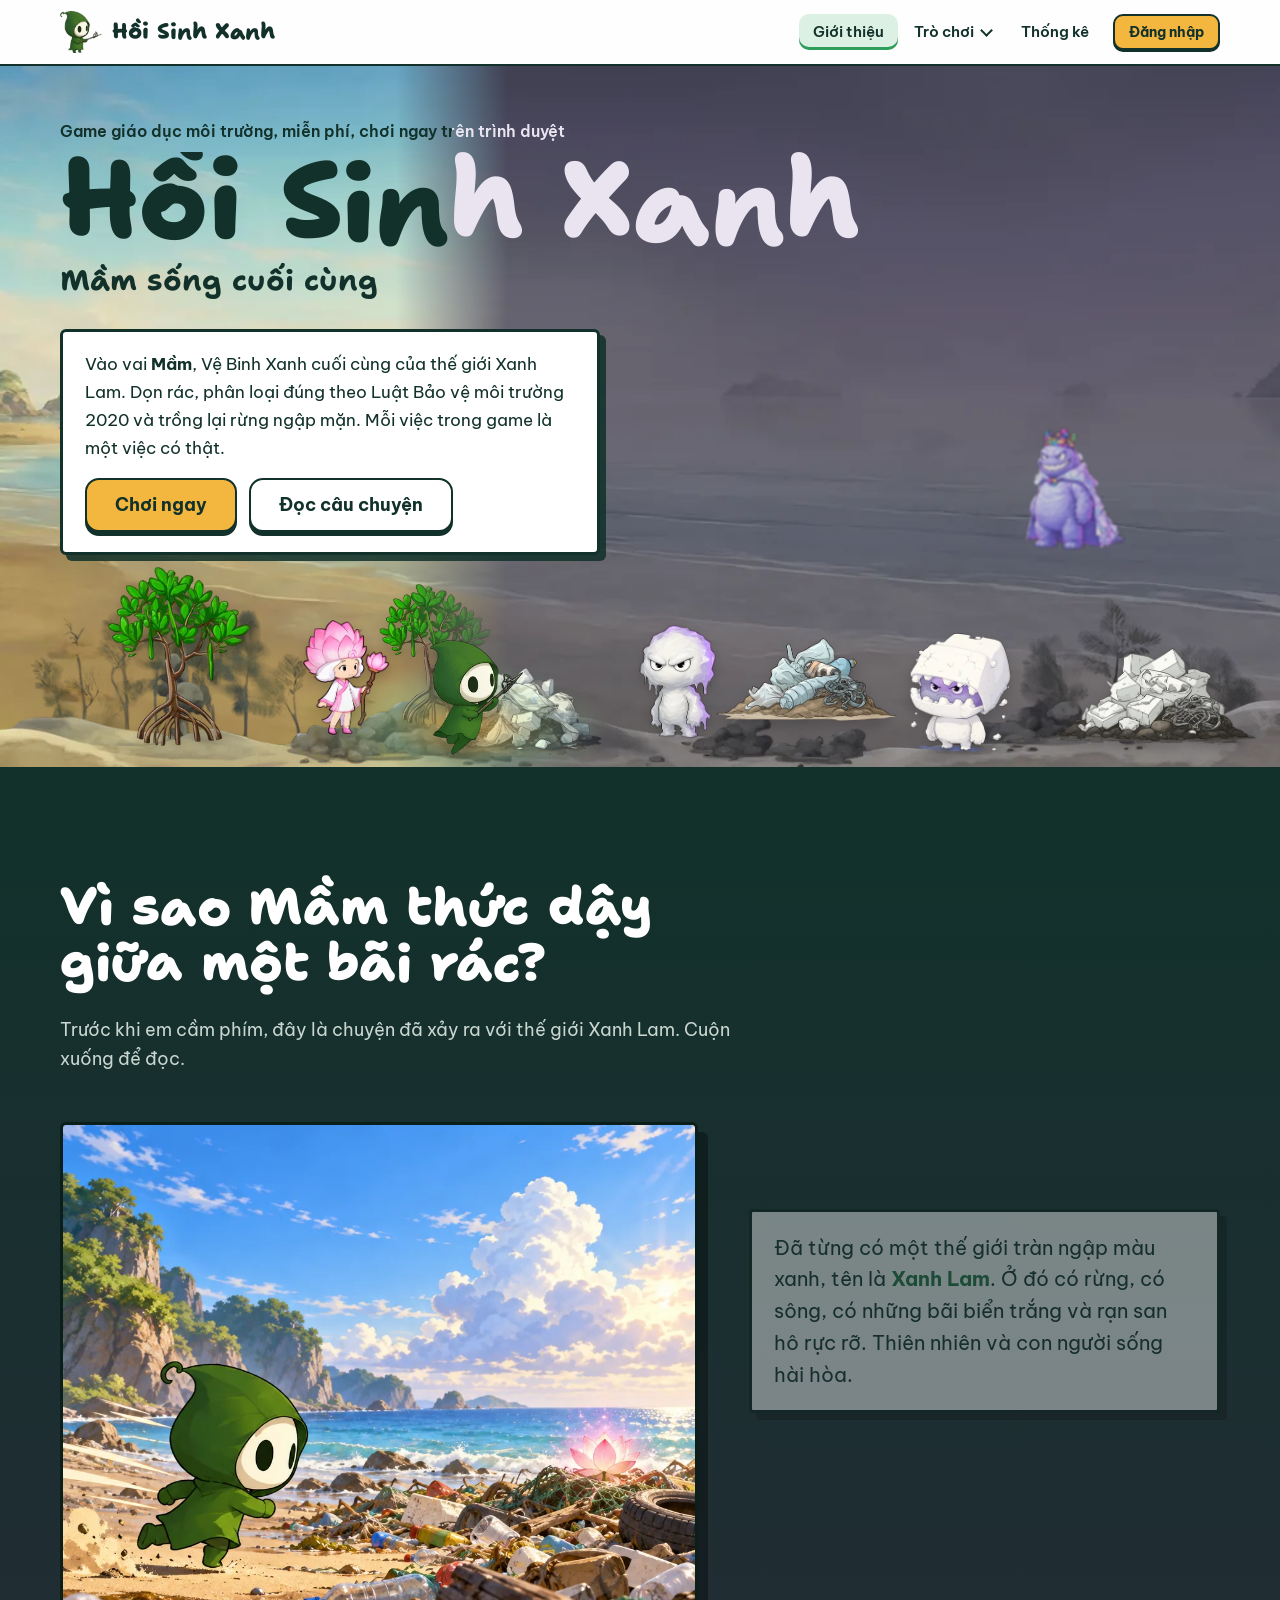
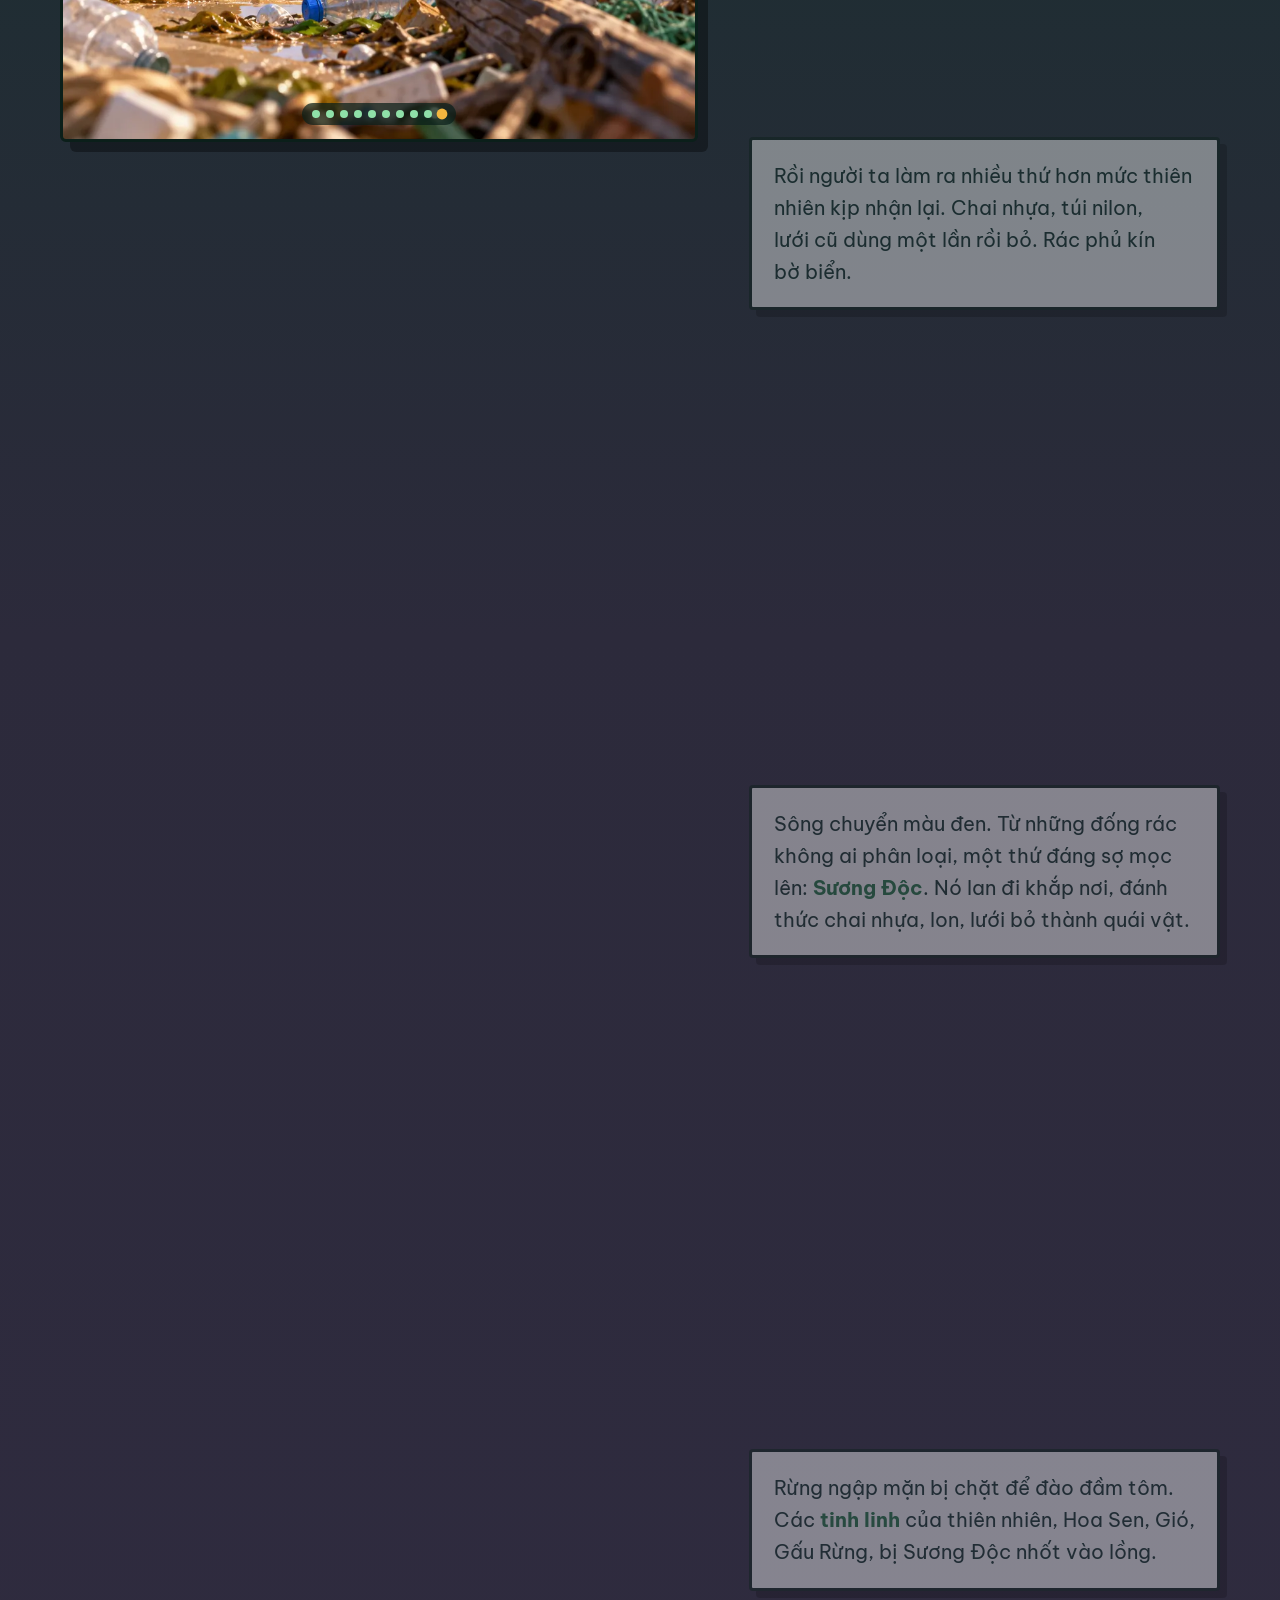
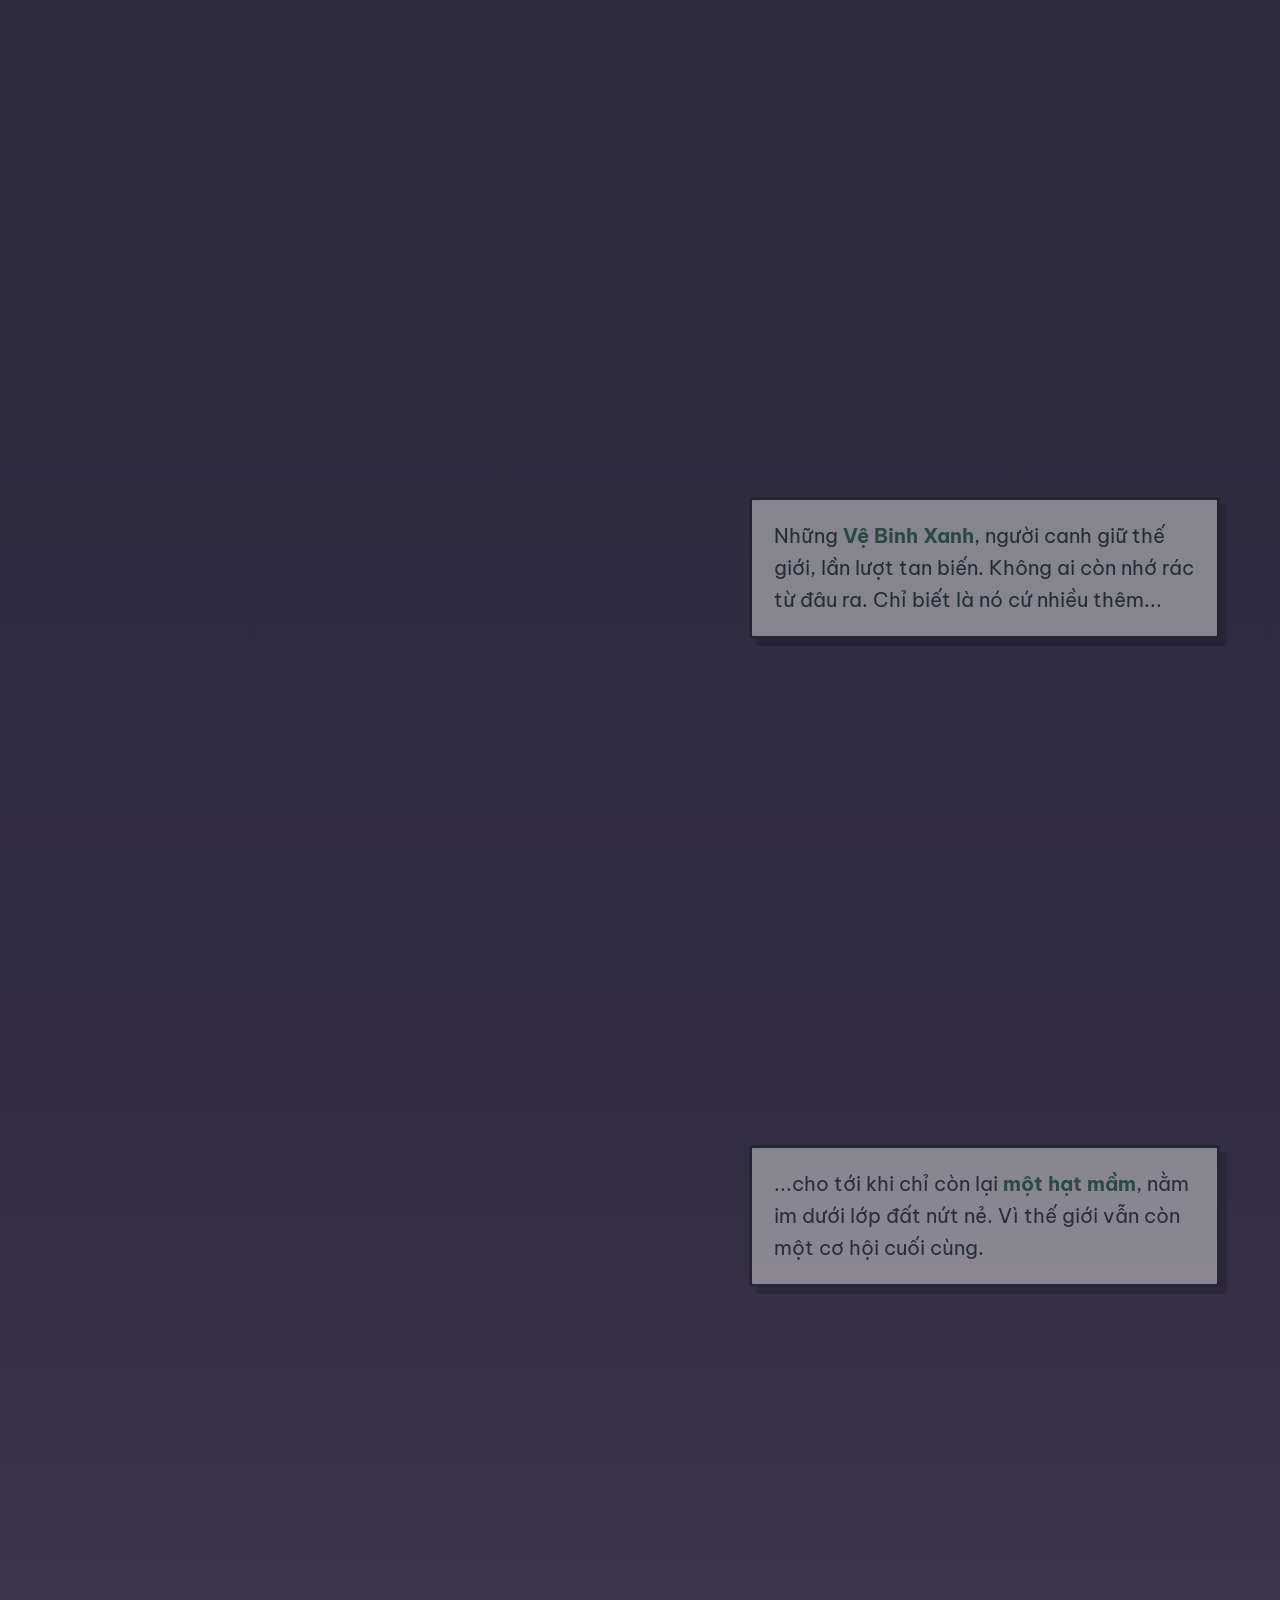
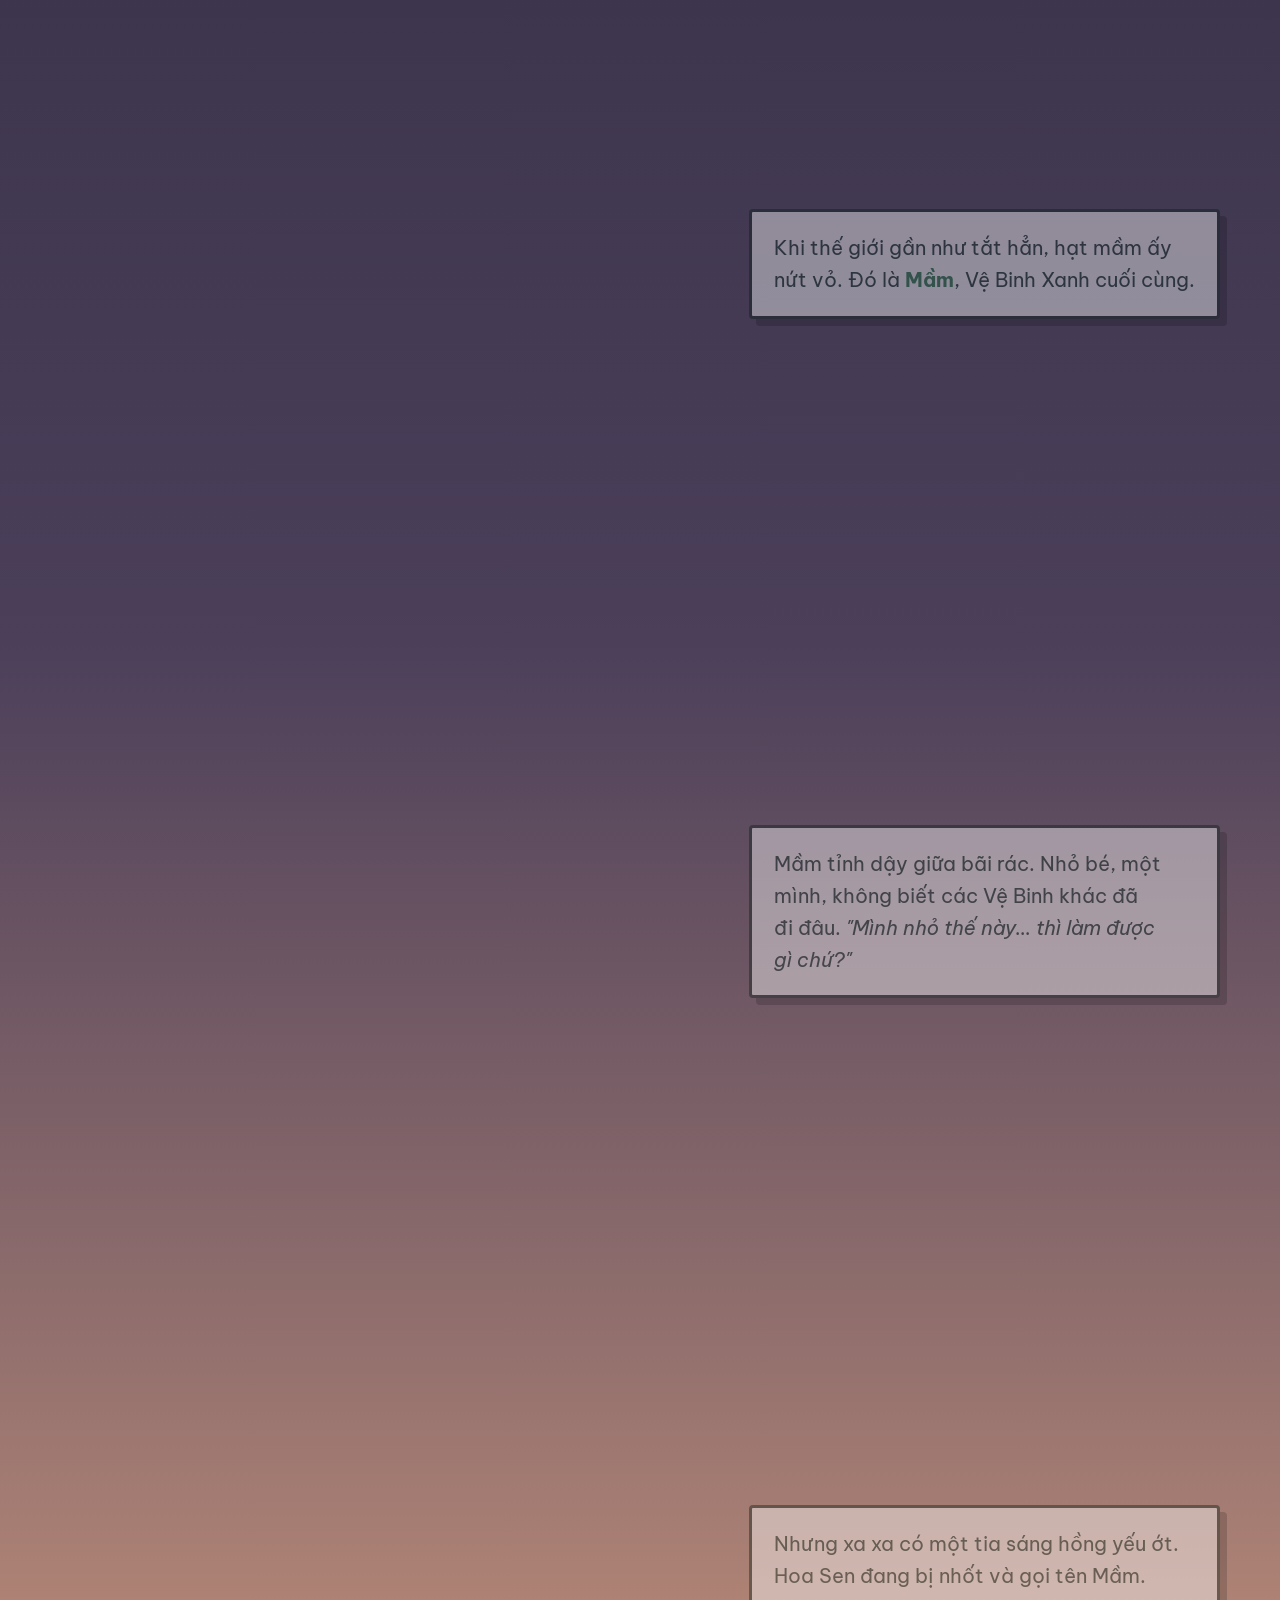
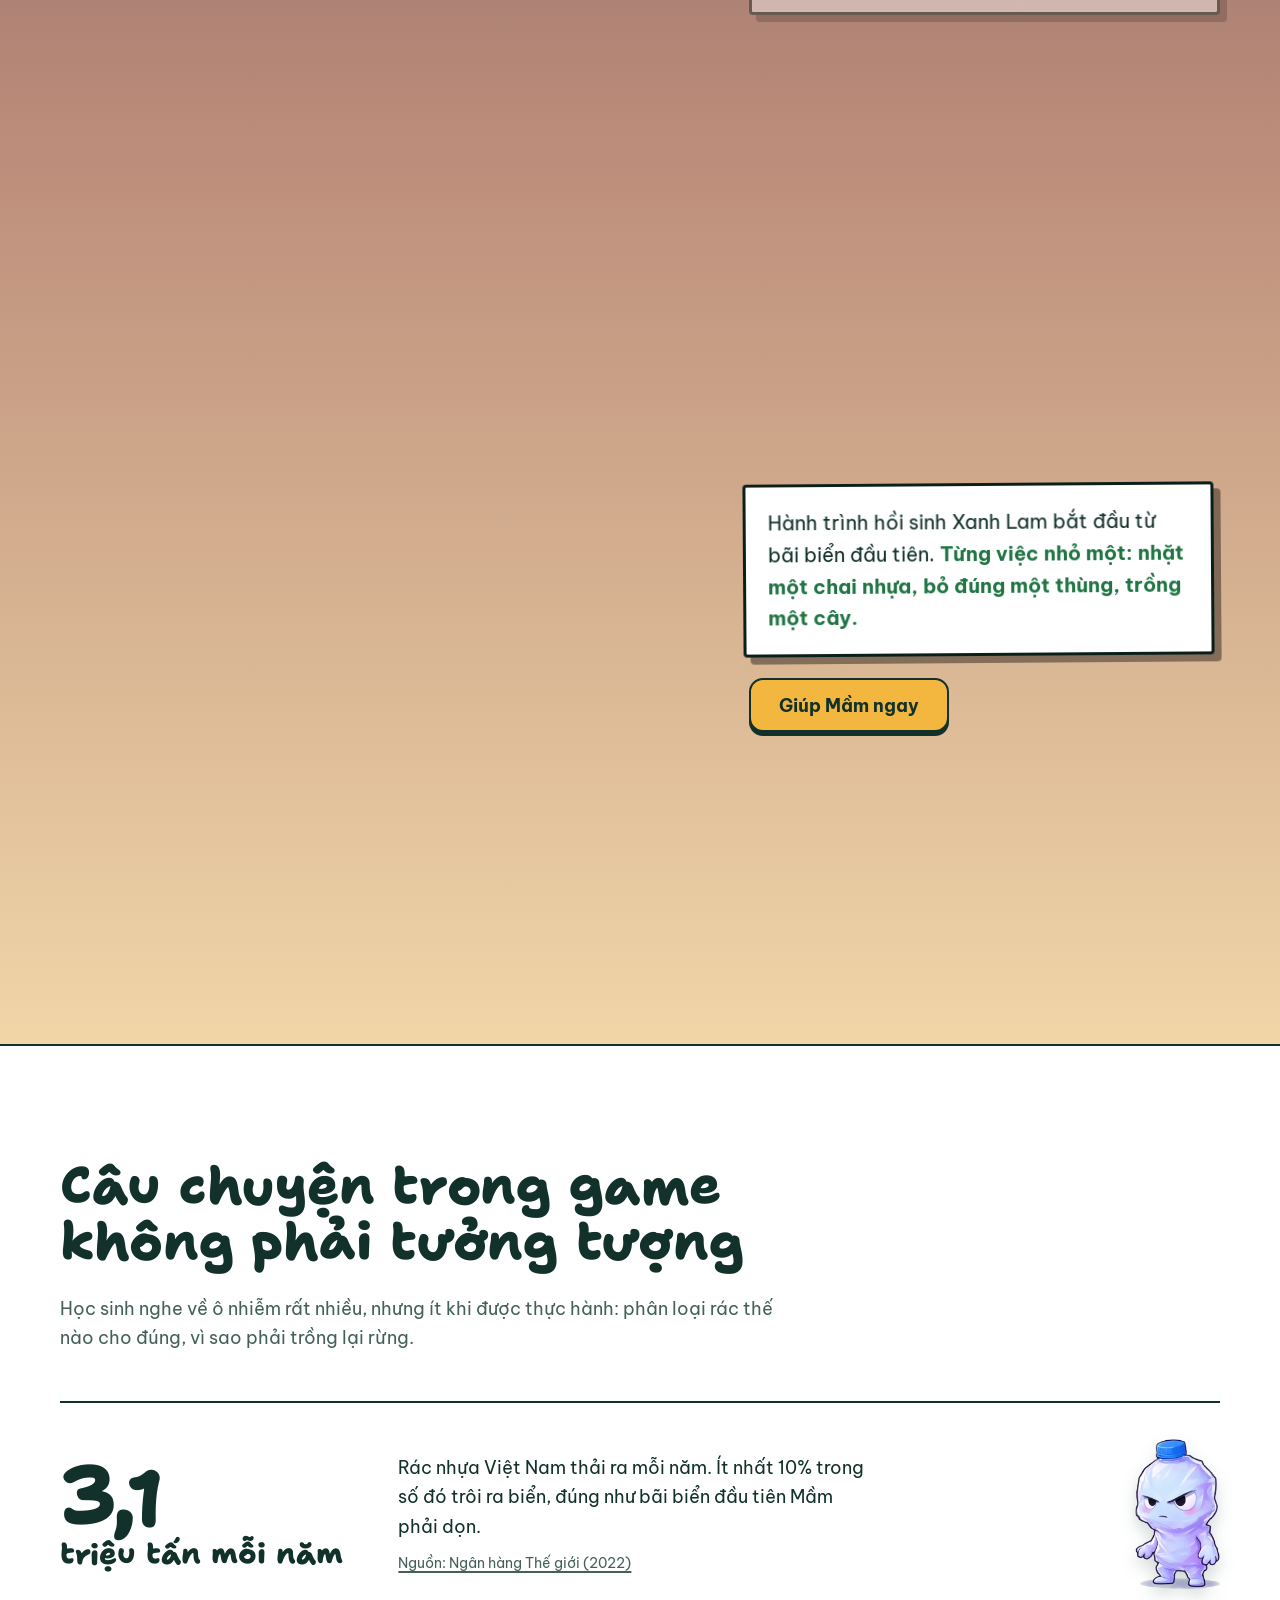
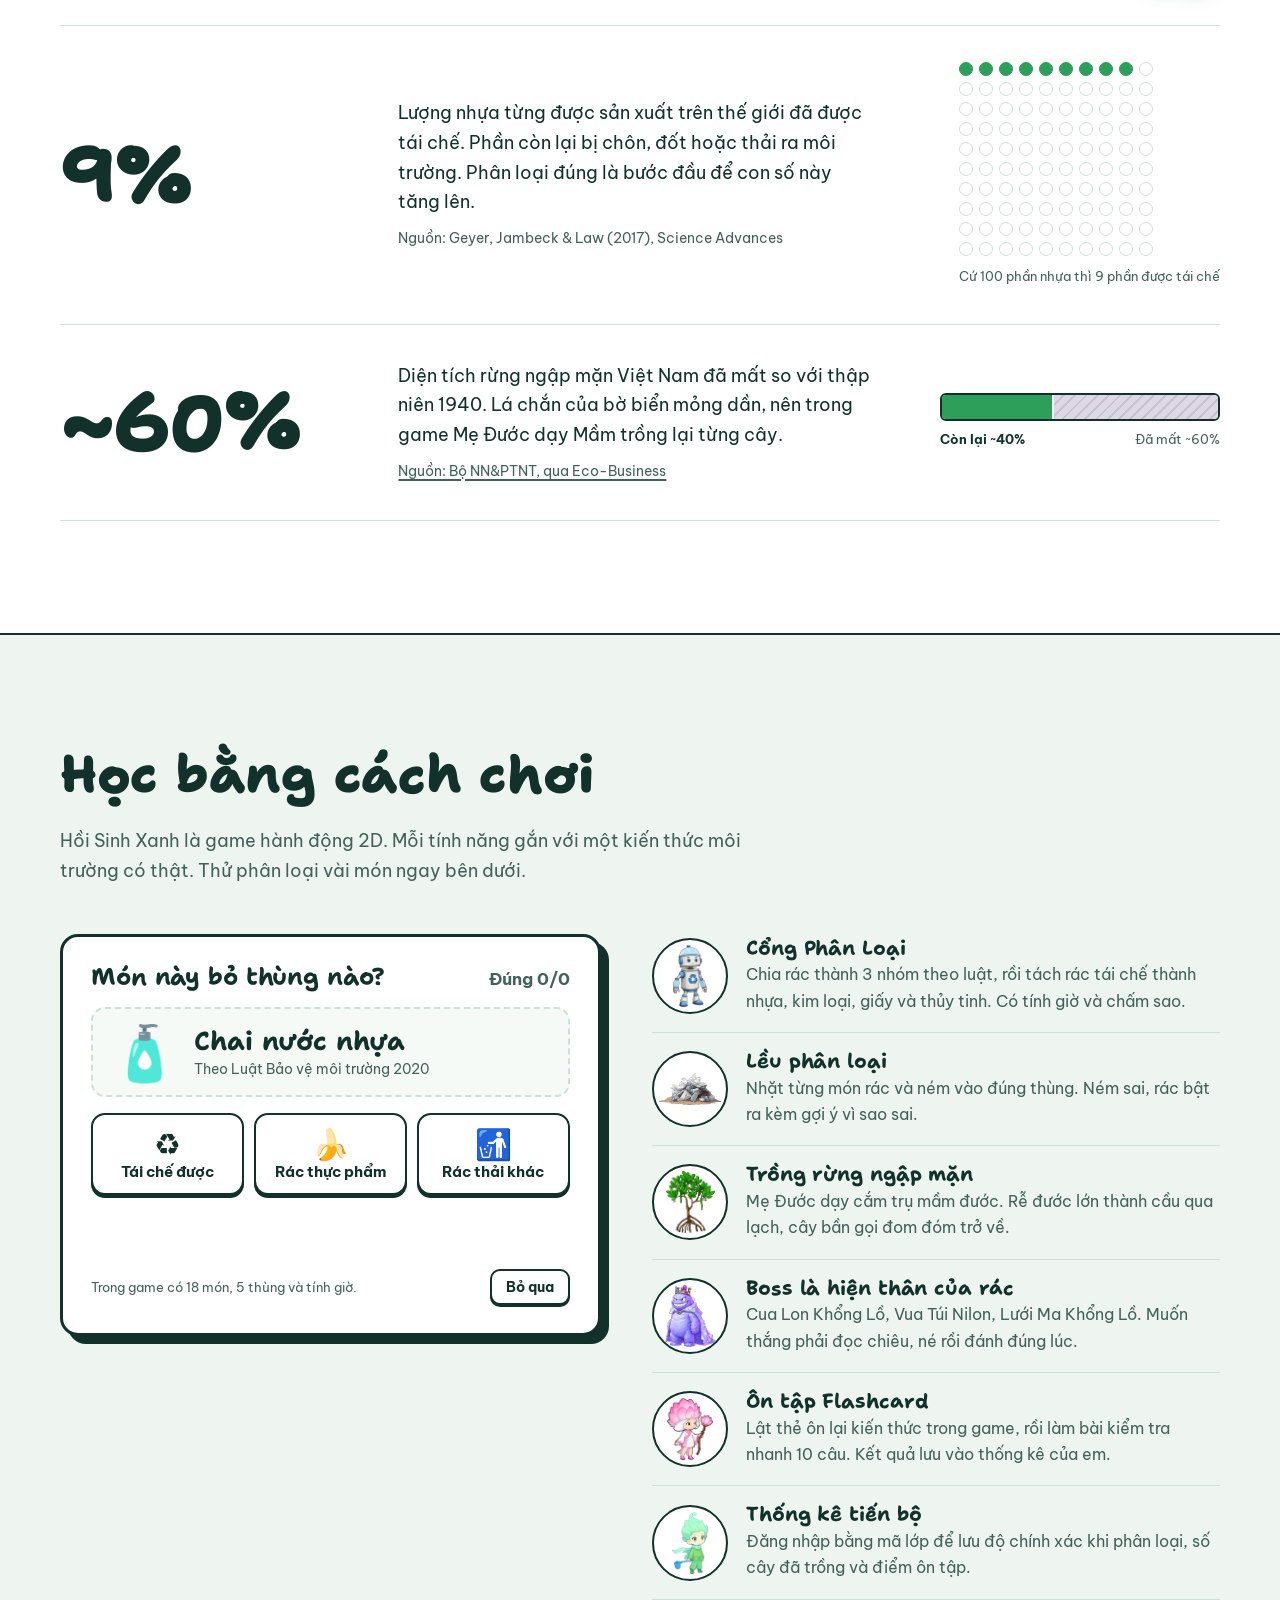
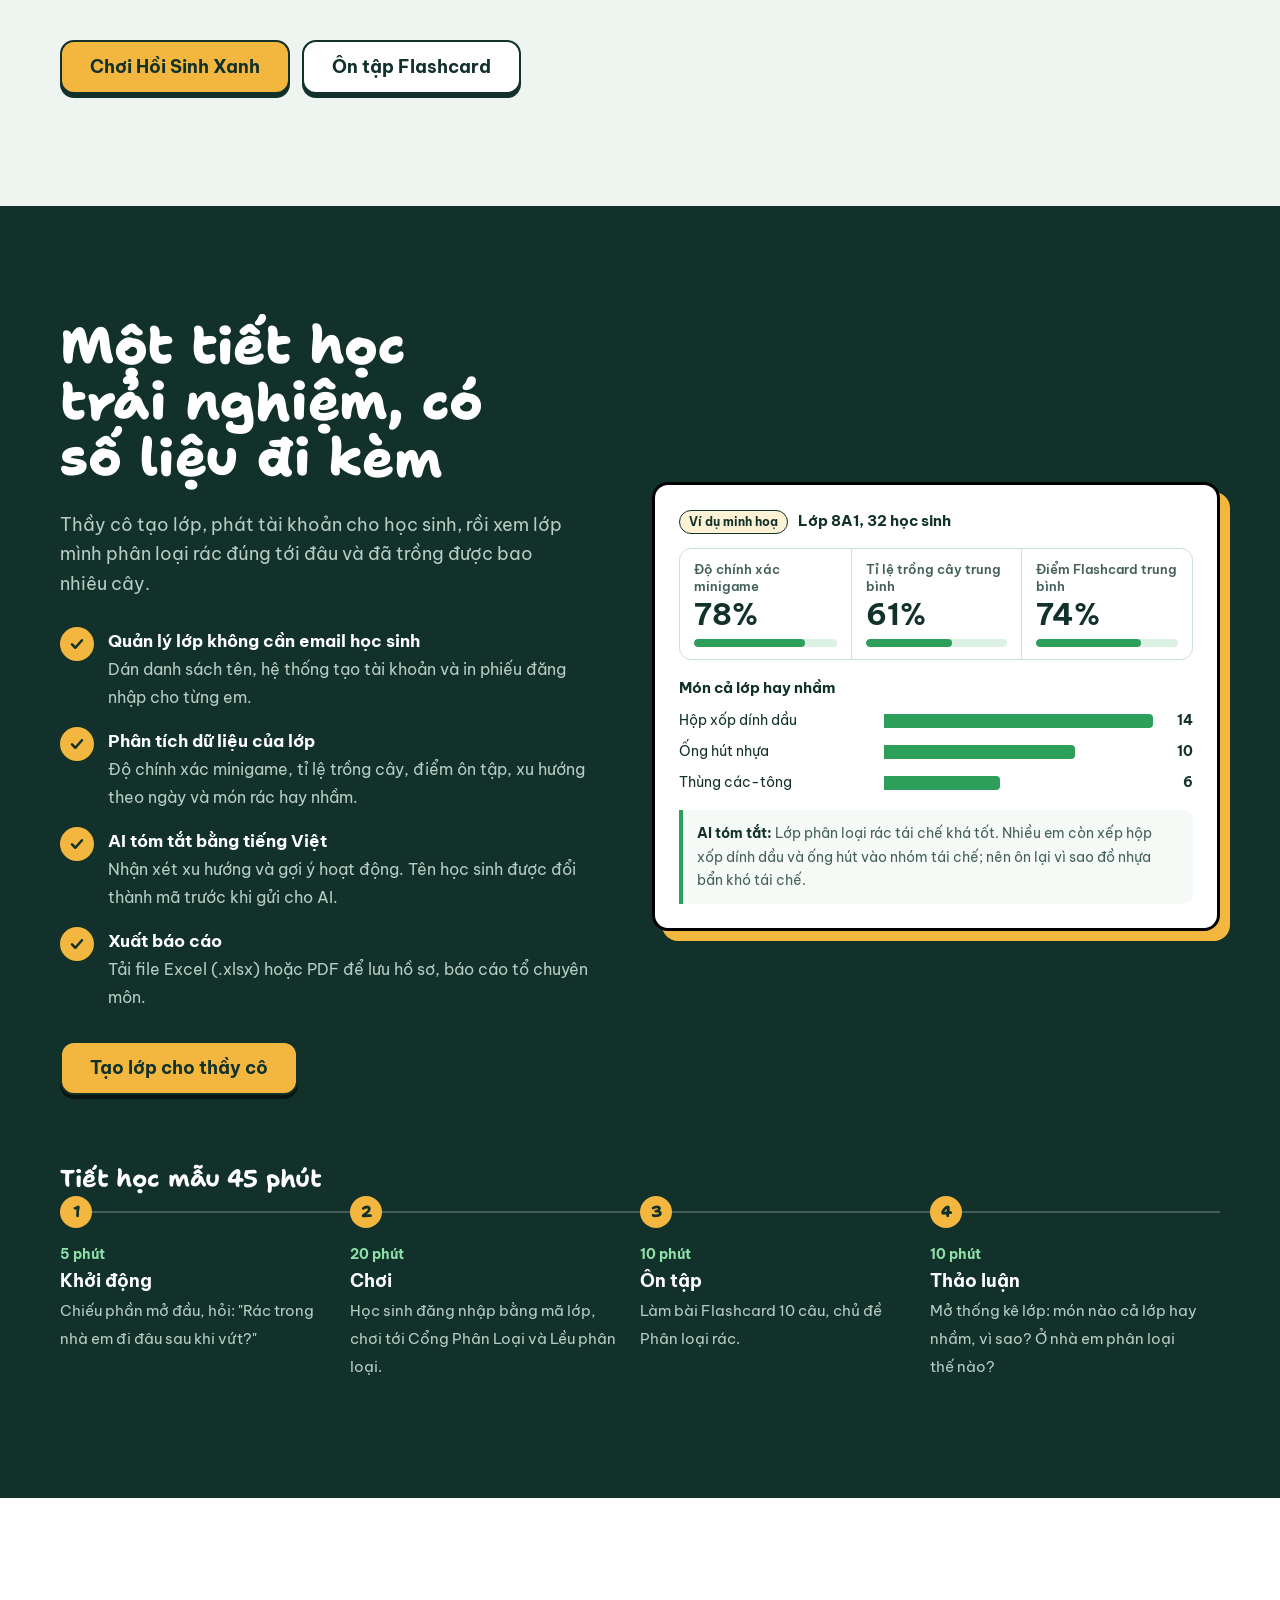
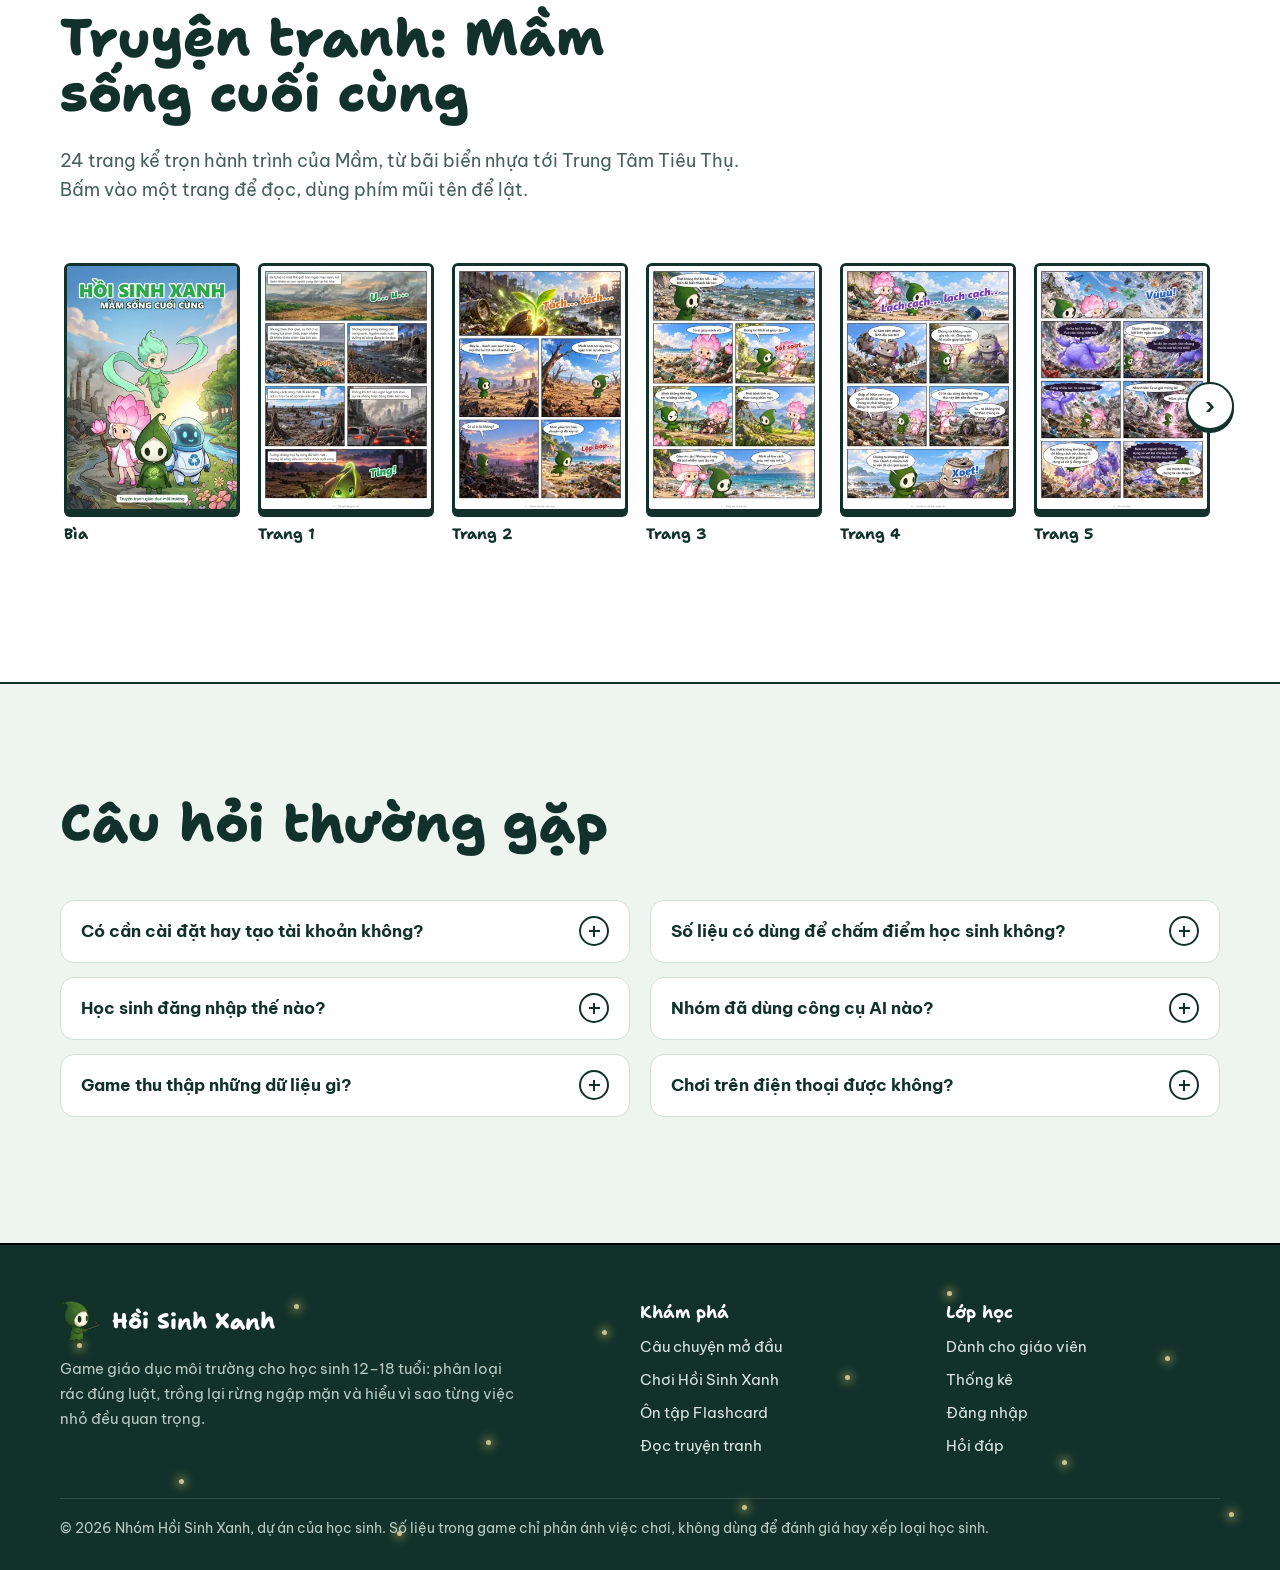
<file: index.html>
<!doctype html>
<html lang="vi">
<head>
<meta charset="utf-8">
<meta name="viewport" content="width=device-width, initial-scale=1">
<meta name="theme-color" content="#EEF5F1">
<title>Hồi Sinh Xanh — Game giáo dục môi trường</title>
<meta name="description" content="Hồi Sinh Xanh: game hành động 2D giúp học sinh phân loại rác đúng luật, trồng lại rừng ngập mặn và hiểu vì sao từng việc nhỏ đều quan trọng.">
<meta property="og:title" content="Hồi Sinh Xanh — Mầm sống cuối cùng">
<meta property="og:description" content="Vào vai Mầm, Vệ Binh Xanh cuối cùng, dọn rác để hồi sinh thế giới.">
<meta property="og:image" content="assets/web/bia.webp">
<link rel="icon" href="assets/web/logo.png">
<link rel="preconnect" href="https://fonts.googleapis.com">
<link rel="preconnect" href="https://fonts.gstatic.com" crossorigin>
<link href="https://fonts.googleapis.com/css2?family=Be+Vietnam+Pro:wght@400;600;700&family=Shantell+Sans:wght,BNCE,INFM@500..800,-100..100,0..100&display=swap" rel="stylesheet">
<link rel="preload" as="image" href="assets/web/mam_sheet.webp">
<link rel="stylesheet" href="css/web.css">
</head>
<body>
<header id="dau-trang" data-trang="gioi-thieu"></header>

<main>
  <!-- Hero: kéo Mầm sang phải, bãi biển hồi sinh theo từng bước chân -->
  <section class="canh-dau" aria-labelledby="ten-game">
    <div class="canh" id="canh" style="--x:4">
      <div class="lop o-nhiem" aria-hidden="true">
        <img class="nen" src="assets/web/hero/bien_o_nhiem.webp" alt="" width="1260" height="540" fetchpriority="high">
        <img class="doi" src="assets/web/hero/doi_o_nhiem.webp" alt="" width="1400" height="195">
        <img class="vat xa" src="assets/web/hero/vua_nilon.webp" alt="" style="--vx:84;--vh:9.5;--vb:31">
        <img class="vat dt-an" src="assets/web/hero/rac_1.webp" alt="" style="--vx:17;--vh:7.5;--vb:1.6">
        <img class="vat" src="assets/web/hero/quai_chai.webp" alt="" style="--vx:27;--vh:8.5;--vb:5.5">
        <img class="vat" src="assets/web/hero/rac_3.webp" alt="" style="--vx:40;--vh:7;--vb:1.4">
        <img class="vat" src="assets/web/hero/quai_nilon.webp" alt="" style="--vx:53;--vh:9;--vb:4">
        <img class="vat dt-an" src="assets/web/hero/rac_2.webp" alt="" style="--vx:63;--vh:6.5;--vb:6.5">
        <img class="vat" src="assets/web/hero/quai_xop.webp" alt="" style="--vx:75;--vh:9.5;--vb:1.8">
        <img class="vat dt-an" src="assets/web/hero/rac_4.webp" alt="" style="--vx:90;--vh:7.5;--vb:3.2">
      </div>
      <div class="lop hoi-sinh" aria-hidden="true">
        <img class="nen" src="assets/web/hero/bien_hoi_sinh.webp" alt="" width="1260" height="540" fetchpriority="high">
        <img class="doi" src="assets/web/hero/doi_hoi_sinh.webp" alt="" width="1400" height="195">
        <img class="vat" src="assets/web/hero/cay_duoc.webp" alt="" data-x="14" style="--vx:14;--vh:14;--vb:3">
        <img class="vat dt-an" src="assets/web/hero/sen.webp" alt="" data-x="27" style="--vx:27;--vh:9;--vb:4.5">
        <img class="vat" src="assets/web/hero/cay_duoc.webp" alt="" data-x="34" style="--vx:34;--vh:11;--vb:6">
        <img class="vat dt-an" src="assets/web/hero/gio.webp" alt="" data-x="53" style="--vx:53;--vh:8.5;--vb:13">
        <img class="vat" src="assets/web/hero/cay_duoc.webp" alt="" data-x="63" style="--vx:63;--vh:15;--vb:2.2">
        <img class="vat dt-an" src="assets/web/hero/taiche.webp" alt="" data-x="75" style="--vx:75;--vh:9;--vb:3">
        <img class="vat" src="assets/web/hero/gau.webp" alt="" data-x="88" style="--vx:88;--vh:9.5;--vb:4.5">
      </div>

      <div class="khung chu-dau">
        <p class="loi-gioi"><span class="tach">Game giáo dục môi trường, miễn phí, chơi ngay trên trình duyệt</span></p>
        <h1 id="ten-game"><span class="tach">Hồi Sinh Xanh</span></h1>
        <p class="phu"><span class="tach">Mầm sống cuối cùng</span></p>
        <div class="hop-loi chi-may">
          <p>Vào vai <b>Mầm</b>, Vệ Binh Xanh cuối cùng của thế giới Xanh Lam. Dọn rác, phân loại đúng theo Luật Bảo vệ môi trường 2020 và trồng lại rừng ngập mặn. Mỗi việc trong game là một việc có thật.</p>
          <div class="hang-nut">
            <a class="nut chinh lon" href="hoi-sinh-xanh.html">Chơi ngay</a>
            <a class="nut lon" href="#mo-dau">Đọc câu chuyện</a>
          </div>
        </div>
      </div>

      <div class="mam" role="slider" tabindex="0" aria-label="Mầm. Kéo hoặc dùng phím mũi tên để dẫn Mầm đi hồi sinh bãi biển"
           aria-valuemin="0" aria-valuemax="100" aria-valuenow="4" aria-valuetext="Đã hồi sinh 4% bãi biển">
        <span class="hinh-mam"></span>
        <span class="bong-noi" aria-hidden="true" hidden></span>
      </div>
    </div>
    <div class="khung hop-dt">
      <div class="hop-loi chi-dt">
        <p>Game giáo dục môi trường, miễn phí. Vào vai <b>Mầm</b>, Vệ Binh Xanh cuối cùng: dọn rác, phân loại đúng theo Luật Bảo vệ môi trường 2020 và trồng lại rừng ngập mặn.</p>
        <div class="hang-nut">
          <a class="nut chinh lon" href="hoi-sinh-xanh.html">Chơi ngay</a>
          <a class="nut lon" href="#mo-dau">Đọc câu chuyện</a>
        </div>
      </div>
    </div>
  </section>

  <!-- Mở đầu: vì sao Mầm ở hoàn cảnh này -->
  <section class="muc muc-mo-dau" id="mo-dau" aria-labelledby="tieu-de-mo-dau">
    <div class="khung">
      <div class="dau-muc">
        <h2 id="tieu-de-mo-dau">Vì sao Mầm thức dậy giữa một bãi rác?</h2>
        <p>Trước khi em cầm phím, đây là chuyện đã xảy ra với thế giới Xanh Lam. Cuộn xuống để đọc.</p>
      </div>
      <div class="mo-dau">
        <div class="tranh" aria-hidden="true">
          <img data-buoc="0" src="assets/web/mo_dau/t1_khung_1.webp" alt="" class="hien-anh">
          <img data-buoc="1" src="assets/web/mo_dau/t1_khung_2.webp" alt="" loading="lazy">
          <img data-buoc="2" src="assets/web/mo_dau/t1_khung_3.webp" alt="" loading="lazy">
          <img data-buoc="3" src="assets/web/mo_dau/t1_khung_4.webp" alt="" loading="lazy">
          <img data-buoc="4" src="assets/web/mo_dau/t1_khung_5.webp" alt="" loading="lazy">
          <img data-buoc="5" src="assets/web/mo_dau/t1_khung_6.webp" alt="" loading="lazy">
          <img data-buoc="6" src="assets/web/mo_dau/t2_khung_1.webp" alt="" loading="lazy">
          <img data-buoc="7" src="assets/web/mo_dau/t2_khung_2.webp" alt="" loading="lazy">
          <img data-buoc="8" src="assets/web/mo_dau/t2_khung_4.webp" alt="" loading="lazy">
          <img data-buoc="9" src="assets/web/mo_dau/t2_khung_5.webp" alt="" loading="lazy">
          <div class="tien-do-truyen"></div>
        </div>
        <div class="cac-buoc">
          <div class="buoc" data-buoc="0"><div>
            <img class="anh-dt" src="assets/web/mo_dau/t1_khung_1.webp" alt="Thế giới Xanh Lam nhìn từ trên cao, đất khô nứt nẻ" loading="lazy">
            <p class="loi">Đã từng có một thế giới tràn ngập màu xanh, tên là <b>Xanh Lam</b>. Ở đó có rừng, có sông, có những bãi biển trắng và rạn san hô rực rỡ. Thiên nhiên và con người sống hài hòa.</p></div></div>
          <div class="buoc" data-buoc="1"><div>
            <img class="anh-dt" src="assets/web/mo_dau/t1_khung_2.webp" alt="Bãi biển phủ kín rác nhựa" loading="lazy">
            <p class="loi">Rồi người ta làm ra nhiều thứ hơn mức thiên nhiên kịp nhận lại. Chai nhựa, túi nilon, lưới cũ dùng một lần rồi bỏ. Rác phủ kín bờ biển.</p></div></div>
          <div class="buoc" data-buoc="2"><div>
            <img class="anh-dt" src="assets/web/mo_dau/t1_khung_3.webp" alt="Dòng sông đen bên khu công nghiệp" loading="lazy">
            <p class="loi">Sông chuyển màu đen. Từ những đống rác không ai phân loại, một thứ đáng sợ mọc lên: <b>Sương Độc</b>. Nó lan đi khắp nơi, đánh thức chai nhựa, lon, lưới bỏ thành quái vật.</p></div></div>
          <div class="buoc" data-buoc="3"><div>
            <img class="anh-dt" src="assets/web/mo_dau/t1_khung_4.webp" alt="Rừng ngập mặn bị chặt trơ gốc" loading="lazy">
            <p class="loi">Rừng ngập mặn bị chặt để đào đầm tôm. Các <b>tinh linh</b> của thiên nhiên, Hoa Sen, Gió, Gấu Rừng, bị Sương Độc nhốt vào lồng.</p></div></div>
          <div class="buoc" data-buoc="4"><div>
            <img class="anh-dt" src="assets/web/mo_dau/t1_khung_5.webp" alt="Thành phố chìm trong khói bụi" loading="lazy">
            <p class="loi">Những <b>Vệ Binh Xanh</b>, người canh giữ thế giới, lần lượt tan biến. Không ai còn nhớ rác từ đâu ra. Chỉ biết là nó cứ nhiều thêm...</p></div></div>
          <div class="buoc" data-buoc="5"><div>
            <img class="anh-dt" src="assets/web/mo_dau/t1_khung_6.webp" alt="Hạt giống phát sáng nằm giữa đất nứt nẻ" loading="lazy">
            <p class="loi">...cho tới khi chỉ còn lại <b>một hạt mầm</b>, nằm im dưới lớp đất nứt nẻ. Vì thế giới vẫn còn một cơ hội cuối cùng.</p></div></div>
          <div class="buoc" data-buoc="6"><div>
            <img class="anh-dt" src="assets/web/mo_dau/t2_khung_1.webp" alt="Hạt giống nứt vỏ, nhú lá non" loading="lazy">
            <p class="loi">Khi thế giới gần như tắt hẳn, hạt mầm ấy nứt vỏ. Đó là <b>Mầm</b>, Vệ Binh Xanh cuối cùng.</p></div></div>
          <div class="buoc" data-buoc="7"><div>
            <img class="anh-dt" src="assets/web/mo_dau/t2_khung_2.webp" alt="Mầm đứng một mình giữa vùng đất hoang" loading="lazy">
            <p class="loi">Mầm tỉnh dậy giữa bãi rác. Nhỏ bé, một mình, không biết các Vệ Binh khác đã đi đâu. <i>"Mình nhỏ thế này... thì làm được gì chứ?"</i></p></div></div>
          <div class="buoc" data-buoc="8"><div>
            <img class="anh-dt" src="assets/web/mo_dau/t2_khung_4.webp" alt="Mầm nhìn về phía tia sáng hồng" loading="lazy">
            <p class="loi">Nhưng xa xa có một tia sáng hồng yếu ớt. Hoa Sen đang bị nhốt và gọi tên Mầm.</p></div></div>
          <div class="buoc" data-buoc="9"><div>
            <img class="anh-dt" src="assets/web/mo_dau/t2_khung_5.webp" alt="Mầm chạy về phía bãi biển" loading="lazy">
            <p class="loi">Hành trình hồi sinh Xanh Lam bắt đầu từ bãi biển đầu tiên. <b>Từng việc nhỏ một: nhặt một chai nhựa, bỏ đúng một thùng, trồng một cây.</b></p>
            <div class="hang-nut"><a class="nut chinh lon" href="hoi-sinh-xanh.html">Giúp Mầm ngay</a></div></div></div>
        </div>
      </div>
    </div>
  </section>

  <!-- Vấn đề thật -->
  <section class="muc giay" id="van-de" aria-labelledby="tieu-de-van-de">
    <div class="khung">
      <div class="dau-muc">
        <h2 id="tieu-de-van-de">Câu chuyện trong game không phải tưởng tượng</h2>
        <p>Học sinh nghe về ô nhiễm rất nhiều, nhưng ít khi được thực hành: phân loại rác thế nào cho đúng, vì sao phải trồng lại rừng.</p>
      </div>
      <div class="su-that">
        <article class="dong-so">
          <div class="so">3,1<small>triệu tấn mỗi năm</small></div>
          <div><p>Rác nhựa Việt Nam thải ra mỗi năm. Ít nhất 10% trong số đó trôi ra biển, đúng như bãi biển đầu tiên Mầm phải dọn.</p>
            <a class="nguon" href="https://www.vietnamplus.vn/wb-de-xuat-lo-trinh-han-che-xu-ly-o-nhiem-nhua-dung-1-lan-o-viet-nam-post807979.vnp" target="_blank" rel="noopener">Nguồn: Ngân hàng Thế giới (2022)</a></div>
          <div class="minh-hoa"><img src="assets/web/hero/quai_chai.webp" alt="" loading="lazy" width="145" height="256"></div>
        </article>
        <article class="dong-so">
          <div class="so">9%</div>
          <div><p>Lượng nhựa từng được sản xuất trên thế giới đã được tái chế. Phần còn lại bị chôn, đốt hoặc thải ra môi trường. Phân loại đúng là bước đầu để con số này tăng lên.</p>
            <span class="nguon">Nguồn: Geyer, Jambeck &amp; Law (2017), Science Advances</span></div>
          <div class="minh-hoa"><div class="luoi-100" id="luoi-100" aria-hidden="true"></div><span class="chu-thich">Cứ 100 phần nhựa thì 9 phần được tái chế</span></div>
        </article>
        <article class="dong-so">
          <div class="so">~60%</div>
          <div><p>Diện tích rừng ngập mặn Việt Nam đã mất so với thập niên 1940. Lá chắn của bờ biển mỏng dần, nên trong game Mẹ Đước dạy Mầm trồng lại từng cây.</p>
            <a class="nguon" href="https://www.eco-business.com/news/mekong-delta-mangrove-forests-declining-alarming-rate" target="_blank" rel="noopener">Nguồn: Bộ NN&amp;PTNT, qua Eco-Business</a></div>
          <div class="minh-hoa thanh-rung" aria-hidden="true">
            <div class="ray"><span class="con-lai"></span><span class="mat-di"></span></div>
            <div class="nhan-ray"><span><b>Còn lại ~40%</b></span><span>Đã mất ~60%</span></div>
          </div>
        </article>
      </div>
    </div>
  </section>

  <!-- Trò chơi -->
  <section class="muc" id="tro-choi" aria-labelledby="tieu-de-tro-choi">
    <div class="khung">
      <div class="dau-muc">
        <h2 id="tieu-de-tro-choi">Học bằng cách chơi</h2>
        <p>Hồi Sinh Xanh là game hành động 2D. Mỗi tính năng gắn với một kiến thức môi trường có thật. Thử phân loại vài món ngay bên dưới.</p>
      </div>
      <div class="choi-thu">
        <div class="thu-pl" id="thu-pl">
          <div class="dau-thu"><h3>Món này bỏ thùng nào?</h3><span class="diem-thu" id="thu-diem">Đúng 0/0</span></div>
          <div class="mon"><span class="emo" id="thu-emo" aria-hidden="true">🧴</span>
            <div><span class="ten-mon" id="thu-ten">Chai nước nhựa</span><span class="goi">Theo Luật Bảo vệ môi trường 2020</span></div></div>
          <div class="thung" role="group" aria-label="Chọn thùng rác">
            <button type="button" data-nhom="taiche"><span aria-hidden="true">♻️</span>Tái chế được</button>
            <button type="button" data-nhom="huuco"><span aria-hidden="true">🍌</span>Rác thực phẩm</button>
            <button type="button" data-nhom="khac"><span aria-hidden="true">🚮</span>Rác thải khác</button>
          </div>
          <p class="phan-hoi" id="thu-ph" aria-live="polite"></p>
          <div class="cuoi-thu"><small>Trong game có 18 món, 5 thùng và tính giờ.</small><button class="nut nho" type="button" id="thu-tiep">Món khác</button></div>
        </div>
        <ul class="tinh-nang">
          <li><span class="hinh"><img src="assets/web/hero/taiche.webp" alt="" loading="lazy"></span>
            <div><h3>Cổng Phân Loại</h3><p>Chia rác thành 3 nhóm theo luật, rồi tách rác tái chế thành nhựa, kim loại, giấy và thủy tinh. Có tính giờ và chấm sao.</p></div></li>
          <li><span class="hinh"><img src="assets/web/hero/rac_1.webp" alt="" loading="lazy"></span>
            <div><h3>Lều phân loại</h3><p>Nhặt từng món rác và ném vào đúng thùng. Ném sai, rác bật ra kèm gợi ý vì sao sai.</p></div></li>
          <li><span class="hinh"><img src="assets/web/hero/cay_duoc.webp" alt="" loading="lazy"></span>
            <div><h3>Trồng rừng ngập mặn</h3><p>Mẹ Đước dạy cắm trụ mầm đước. Rễ đước lớn thành cầu qua lạch, cây bần gọi đom đóm trở về.</p></div></li>
          <li><span class="hinh"><img src="assets/web/hero/vua_nilon.webp" alt="" loading="lazy"></span>
            <div><h3>Boss là hiện thân của rác</h3><p>Cua Lon Khổng Lồ, Vua Túi Nilon, Lưới Ma Khổng Lồ. Muốn thắng phải đọc chiêu, né rồi đánh đúng lúc.</p></div></li>
          <li><span class="hinh"><img src="assets/web/hero/sen.webp" alt="" loading="lazy"></span>
            <div><h3>Ôn tập Flashcard</h3><p>Lật thẻ ôn lại kiến thức trong game, rồi làm bài kiểm tra nhanh 10 câu. Kết quả lưu vào thống kê của em.</p></div></li>
          <li><span class="hinh"><img src="assets/web/hero/gio.webp" alt="" loading="lazy"></span>
            <div><h3>Thống kê tiến bộ</h3><p>Đăng nhập bằng mã lớp để lưu độ chính xác khi phân loại, số cây đã trồng và điểm ôn tập.</p></div></li>
        </ul>
      </div>
      <div class="hang-nut" style="margin-top:40px">
        <a class="nut chinh lon" href="hoi-sinh-xanh.html">Chơi Hồi Sinh Xanh</a>
        <a class="nut lon" href="on-tap.html">Ôn tập Flashcard</a>
      </div>
    </div>
  </section>

  <!-- Giáo viên -->
  <section class="muc toi" id="giao-vien" aria-labelledby="tieu-de-gv">
    <div class="khung">
      <div class="gv-luoi">
        <div>
          <div class="dau-muc" style="margin-bottom:0">
            <h2 id="tieu-de-gv">Một tiết học trải nghiệm, có số liệu đi kèm</h2>
            <p>Thầy cô tạo lớp, phát tài khoản cho học sinh, rồi xem lớp mình phân loại rác đúng tới đâu và đã trồng được bao nhiêu cây.</p>
          </div>
          <ul class="gv-diem">
            <li><div><b>Quản lý lớp không cần email học sinh</b><span>Dán danh sách tên, hệ thống tạo tài khoản và in phiếu đăng nhập cho từng em.</span></div></li>
            <li><div><b>Phân tích dữ liệu của lớp</b><span>Độ chính xác minigame, tỉ lệ trồng cây, điểm ôn tập, xu hướng theo ngày và món rác hay nhầm.</span></div></li>
            <li><div><b>AI tóm tắt bằng tiếng Việt</b><span>Nhận xét xu hướng và gợi ý hoạt động. Tên học sinh được đổi thành mã trước khi gửi cho AI.</span></div></li>
            <li><div><b>Xuất báo cáo</b><span>Tải file Excel (.xlsx) hoặc PDF để lưu hồ sơ, báo cáo tổ chuyên môn.</span></div></li>
          </ul>
          <div class="hang-nut" style="margin-top:30px"><a class="nut chinh lon" href="dang-nhap.html#giao-vien">Tạo lớp cho thầy cô</a></div>
        </div>
        <figure class="mau-bang" aria-label="Ví dụ minh hoạ bảng điều khiển lớp, số liệu không có thật">
          <figcaption><span class="nhan-vd">Ví dụ minh hoạ</span> Lớp 8A1, 32 học sinh</figcaption>
          <div class="mb-so">
            <div><span>Độ chính xác minigame</span><b>78%</b><i class="met"><i style="width:78%"></i></i></div>
            <div><span>Tỉ lệ trồng cây trung bình</span><b>61%</b><i class="met"><i style="width:61%"></i></i></div>
            <div><span>Điểm Flashcard trung bình</span><b>74%</b><i class="met"><i style="width:74%"></i></i></div>
          </div>
          <div class="mb-mon">
            <span class="tieu">Món cả lớp hay nhầm</span>
            <ol class="ds-thanh">
              <li><span>Hộp xốp dính dầu</span><i style="--w:100%"></i><b>14</b></li>
              <li><span>Ống hút nhựa</span><i style="--w:71%"></i><b>10</b></li>
              <li><span>Thùng các-tông</span><i style="--w:43%"></i><b>6</b></li>
            </ol>
          </div>
          <p class="mb-ai"><b>AI tóm tắt:</b> Lớp phân loại rác tái chế khá tốt. Nhiều em còn xếp hộp xốp dính dầu và ống hút vào nhóm tái chế; nên ôn lại vì sao đồ nhựa bẩn khó tái chế.</p>
        </figure>
      </div>

      <div class="tiet-hoc">
        <h3>Tiết học mẫu 45 phút</h3>
        <ol class="cac-buoc-hoc">
          <li><span class="phut">5 phút</span><b>Khởi động</b><span>Chiếu phần mở đầu, hỏi: "Rác trong nhà em đi đâu sau khi vứt?"</span></li>
          <li><span class="phut">20 phút</span><b>Chơi</b><span>Học sinh đăng nhập bằng mã lớp, chơi tới Cổng Phân Loại và Lều phân loại.</span></li>
          <li><span class="phut">10 phút</span><b>Ôn tập</b><span>Làm bài Flashcard 10 câu, chủ đề Phân loại rác.</span></li>
          <li><span class="phut">10 phút</span><b>Thảo luận</b><span>Mở thống kê lớp: món nào cả lớp hay nhầm, vì sao? Ở nhà em phân loại thế nào?</span></li>
        </ol>
      </div>
    </div>
  </section>

  <!-- Đọc truyện -->
  <section class="muc giay" id="doc-truyen" aria-labelledby="tieu-de-truyen">
    <div class="khung">
      <div class="dau-muc">
        <h2 id="tieu-de-truyen">Truyện tranh: Mầm sống cuối cùng</h2>
        <p>24 trang kể trọn hành trình của Mầm, từ bãi biển nhựa tới Trung Tâm Tiêu Thụ. Bấm vào một trang để đọc, dùng phím mũi tên để lật.</p>
      </div>
      <div class="ke-truyen">
        <button class="cuon trai" type="button" aria-label="Xem các trang trước" disabled>‹</button>
        <div class="ke" id="luoi-truyen" role="list" aria-label="Các trang truyện"></div>
        <button class="cuon phai" type="button" aria-label="Xem các trang sau">›</button>
      </div>
    </div>
  </section>

  <!-- Hỏi đáp -->
  <section class="muc" id="hoi-dap" aria-labelledby="tieu-de-hd">
    <div class="khung">
      <div class="dau-muc"><h2 id="tieu-de-hd">Câu hỏi thường gặp</h2></div>
      <div class="hoi-dap">
        <details><summary>Có cần cài đặt hay tạo tài khoản không?</summary>
          <p>Không. Bấm "Chơi ngay" là chơi được trên máy tính và điện thoại (xoay ngang). Game tự lưu trong trình duyệt. Tài khoản chỉ cần khi học theo lớp, để thầy cô xem được tiến bộ.</p></details>
        <details><summary>Học sinh đăng nhập thế nào?</summary>
          <p>Thầy cô tạo lớp và phát phiếu gồm mã lớp, tên đăng nhập, mật khẩu. Em vào trang Đăng nhập, chọn "Học sinh" và nhập ba thông tin đó.</p></details>
        <details><summary>Game thu thập những dữ liệu gì?</summary>
          <p>Chỉ các con số trong game: phân loại đúng hay sai món nào, số cây đã trồng, điểm ôn tập, thời gian chơi. Không thu thập ảnh, vị trí hay thông tin liên lạc của học sinh.</p></details>
        <details><summary>Số liệu có dùng để chấm điểm học sinh không?</summary>
          <p>Không nên. Số liệu chỉ phản ánh việc chơi game, phù hợp để thảo luận và nhắc lại kiến thức, không dùng để đánh giá, xếp loại hay kỷ luật.</p></details>
        <details><summary>Nhóm đã dùng công cụ AI nào?</summary>
          <p>Nhóm dùng trợ lý lập trình Claude để viết mã; Antigravity và GPT Image (OpenRouter) để vẽ tranh truyện dựa trên nhân vật trong game; Google Lyria để tạo nhạc nền video. Kịch bản, ý tưởng và nội dung kiến thức do nhóm biên soạn và kiểm tra.</p></details>
        <details><summary>Chơi trên điện thoại được không?</summary>
          <p>Được. Xoay ngang điện thoại để có nút điều khiển trên màn hình. Trang ôn tập và thống kê dùng tốt cả khi cầm dọc.</p></details>
      </div>
    </div>
  </section>
</main>

<div class="doc" id="doc" role="dialog" aria-modal="true" aria-label="Đọc truyện tranh">
  <button class="dong" type="button" aria-label="Đóng">×</button>
  <button class="dk truoc" type="button" aria-label="Trang trước">‹</button>
  <img alt="">
  <button class="dk sau" type="button" aria-label="Trang sau">›</button>
  <div class="so-trang" aria-live="polite"></div>
</div>

<footer id="chan-trang"></footer>
<script src="js/web/chung.js"></script>
<script src="js/web/gioi_thieu.js"></script>
</body>
</html>
</file>
<file: css/web.css>
/* Hồi Sinh Xanh — giao diện web (Giới thiệu, Ôn tập, Thống kê, Đăng nhập).
   Tách riêng khỏi css/style.css của game.
   Phong cách: truyện tranh sáng — nền sương xanh, mực đước (#11312A) làm chữ và viền,
   nút kiểu nhãn dán (viền mực + bóng lệch), chữ tiêu đề Shantell Sans, chữ thường Be Vietnam Pro. */

:root {
  --suong: #EEF5F1;        /* nền trang */
  --giay: #FFFFFF;         /* thẻ, ô */
  --giay-2: #F6FAF7;       /* nền phụ */
  --duoc: #11312A;         /* mực: chữ chính, viền */
  --muc-2: #44605A;        /* chữ phụ */
  --vien: #CFE0D6;         /* đường mảnh */
  --vien-2: #E3EEE8;       /* lưới biểu đồ, nền nhạt */
  --la: #2E9E5B;           /* xanh lá: dữ liệu, tiến độ */
  --la-chu: #1F7543;       /* xanh lá dùng làm chữ / nút xanh (đủ tương phản) */
  --la-nhat: #DCF0E3;      /* rãnh thanh tiến độ, nền chọn */
  --la-sang: #8FE0A8;      /* xanh lá trên nền tối */
  --nang: #F3B63F;         /* vàng nắng: nút chính */
  --nang-dam: #F6C45E;
  --nang-nhat: #FDF1D6;
  --sen: #E46C99;          /* điểm nhấn hiếm */
  --khoi: #6E6884;         /* khói ô nhiễm */
  --tro: #E9E4F0;          /* chữ trên nền khói */
  --lam: #2F7FC1;          /* chuỗi số liệu thứ hai, viền focus */
  --do: #B93A33;
  --do-nhat: #FBE7E5;
  --vong: var(--lam);      /* màu viền focus */
  --bong-nut: var(--duoc);
  --rong: 1160px;
  --chu-than: "Be Vietnam Pro", "Segoe UI", system-ui, sans-serif;
  --chu-ve: "Shantell Sans", "Be Vietnam Pro", "Segoe UI", system-ui, sans-serif;
  color-scheme: light;
}

* { box-sizing: border-box; }
html { scroll-behavior: smooth; -webkit-text-size-adjust: 100%; }
[id] { scroll-margin-top: 84px; }
body {
  margin: 0;
  background: var(--suong);
  color: var(--duoc);
  font: 400 17px/1.65 var(--chu-than);
  -webkit-font-smoothing: antialiased;
  overflow-x: hidden;
}
img { max-width: 100%; display: block; }
a { color: var(--la-chu); text-underline-offset: 3px; text-decoration-thickness: 1.5px; }
a:hover { color: var(--duoc); }
h1, h2, h3 {
  font-family: var(--chu-ve); font-weight: 800; line-height: 1.08; margin: 0 0 .45em;
  font-variation-settings: "BNCE" 20, "INFM" 20; letter-spacing: -.005em;
  text-wrap: balance;
}
h2 { font-size: clamp(32px, 4.4vw, 52px); }
h3 { font-size: clamp(20px, 2vw, 24px); font-weight: 700; }
p { margin: 0 0 1em; text-wrap: pretty; }
b, strong { font-weight: 700; }
code { font: 600 .92em/1 ui-monospace, "Cascadia Mono", Consolas, monospace; background: var(--vien-2); padding: 2px 6px; border-radius: 6px; }
:focus-visible { outline: 3px solid var(--vong); outline-offset: 3px; border-radius: 6px; }
::selection { background: var(--nang); color: var(--duoc); }
.an { position: absolute !important; width: 1px; height: 1px; overflow: hidden; clip: rect(0 0 0 0); white-space: nowrap; }
.khung { width: min(var(--rong), 100% - 32px); margin-inline: auto; }
.toi { --vong: var(--la-sang); --bong-nut: rgba(0, 0, 0, .55); }

/* ---------- Thanh menu ---------- */
.dau-trang {
  position: sticky; top: 0; z-index: 50;
  background: rgba(255, 255, 255, .9);
  backdrop-filter: blur(12px) saturate(1.2);
  -webkit-backdrop-filter: blur(12px) saturate(1.2);
  border-bottom: 2px solid var(--duoc);
}
.dau-trang .khung { display: flex; align-items: center; gap: 18px; min-height: 64px; }
.logo { display: flex; align-items: center; gap: 10px; color: var(--duoc); text-decoration: none; }
.logo img { width: 42px; height: 42px; object-fit: contain; }
.logo span { font: 800 22px/1 var(--chu-ve); font-variation-settings: "BNCE" 30, "INFM" 30; white-space: nowrap; }
.logo:hover { color: var(--duoc); }
.menu { display: flex; align-items: center; gap: 2px; margin: 0 0 0 auto; list-style: none; padding: 0; }
.menu > li { position: relative; }
.menu a:not(.nut), .menu button.mu {
  display: inline-flex; align-items: center; gap: 6px;
  padding: 9px 14px; border-radius: 10px; border: 0; background: none;
  color: var(--duoc); font: 600 15px/1.2 var(--chu-than); text-decoration: none; cursor: pointer;
}
.menu button.mu::after { content: ""; width: 7px; height: 7px; border: solid currentColor; border-width: 0 2px 2px 0; transform: translateY(-2px) rotate(45deg); margin-left: 2px; }
.menu a:not(.nut):hover, .menu button.mu:hover { background: var(--vien-2); }
.menu a:not(.nut)[aria-current="page"], .menu button.mu[aria-current="page"] { background: var(--la-nhat); box-shadow: inset 0 -3px 0 var(--la); }
.menu .con {
  position: absolute; top: calc(100% + 8px); left: 0; min-width: 250px;
  list-style: none; margin: 0; padding: 8px;
  background: var(--giay); border: 2px solid var(--duoc); border-radius: 14px; box-shadow: 0 4px 0 var(--duoc);
  opacity: 0; visibility: hidden; transform: translateY(-6px); transition: opacity .16s, transform .16s, visibility .16s;
}
.menu li:hover > .con, .menu li:focus-within > .con, .menu li.mo > .con { opacity: 1; visibility: visible; transform: none; }
.menu .con a { display: flex; flex-direction: column; align-items: flex-start; gap: 1px; width: 100%; padding: 10px 12px; }
.menu .con small { display: block; color: var(--muc-2); font-weight: 400; font-size: 13px; }
.nut-tk { margin-left: 8px; }
.nut-tk > .nut { box-shadow: 0 2px 0 var(--duoc); }
.nut-menu {
  display: none; margin-left: auto; background: var(--giay); border: 2px solid var(--duoc); color: var(--duoc);
  border-radius: 10px; padding: 7px 12px; font: 700 15px var(--chu-than); cursor: pointer; box-shadow: 0 2px 0 var(--duoc);
}
@media (max-width: 860px) {
  .nut-menu { display: inline-flex; align-items: center; gap: 8px; }
  .menu {
    position: fixed; inset: 66px 0 auto 0; flex-direction: column; align-items: stretch; gap: 2px;
    background: var(--giay); border-bottom: 2px solid var(--duoc); padding: 10px 16px 18px;
    transform: translateY(-130%); transition: transform .22s ease; margin: 0;
    max-height: calc(100vh - 66px); overflow: auto;
  }
  .menu.mo { transform: none; }
  .menu a:not(.nut), .menu button.mu { width: 100%; padding: 12px 12px; font-size: 16px; }
  .menu .con { position: static; opacity: 1; visibility: visible; transform: none; box-shadow: none; border: 0; padding: 0 0 0 14px; min-width: 0; background: none; }
  .menu button.mu::after { display: none; }
  .nut-tk { margin: 8px 0 0; }
  .nut-tk > .nut { width: 100%; }
}

/* ---------- Nút kiểu nhãn dán ---------- */
.nut {
  --nen-nut: var(--giay); --chu-nut: var(--duoc);
  display: inline-flex; align-items: center; justify-content: center; gap: 8px;
  min-height: 44px; padding: 9px 20px;
  border: 2px solid var(--duoc); border-radius: 12px;
  background: var(--nen-nut); color: var(--chu-nut);
  font: 700 16px/1.2 var(--chu-than); text-decoration: none; cursor: pointer; text-align: center;
  box-shadow: 0 3px 0 var(--bong-nut);
  transition: transform .12s ease, box-shadow .12s ease, background-color .12s ease;
}
.nut:hover { color: var(--chu-nut); transform: translateY(-1px); box-shadow: 0 4px 0 var(--bong-nut); }
.nut:active { transform: translateY(3px); box-shadow: 0 0 0 var(--bong-nut); }
.nut.chinh, .nut.vang { --nen-nut: var(--nang); }
.nut.chinh:hover, .nut.vang:hover { --nen-nut: var(--nang-dam); }
.nut.xanh { --nen-nut: var(--la-chu); --chu-nut: #fff; }
.nut.lon { min-height: 54px; padding: 13px 28px; font-size: 18px; border-radius: 14px; box-shadow: 0 4px 0 var(--bong-nut); }
.nut.lon:hover { box-shadow: 0 5px 0 var(--bong-nut); }
.nut.nho { min-height: 36px; padding: 6px 14px; font-size: 14px; border-radius: 10px; box-shadow: 0 2px 0 var(--bong-nut); }
.nut.nho:hover { box-shadow: 0 3px 0 var(--bong-nut); }
.nut.do { --chu-nut: var(--do); border-color: var(--do); --bong-nut: var(--do); }
.nut.do:hover { --nen-nut: var(--do-nhat); }
.nut:disabled { opacity: .5; cursor: not-allowed; transform: none; }
.nut:disabled:active { box-shadow: 0 3px 0 var(--bong-nut); }
.hang-nut { display: flex; flex-wrap: wrap; gap: 12px; margin-top: 22px; }

/* ---------- Mục chung ---------- */
.muc { padding: clamp(64px, 9vw, 112px) 0; position: relative; }
.muc.giay { background: var(--giay); border-block: 2px solid var(--duoc); }
.muc.toi { background: var(--duoc); color: #E6F0EA; }
.muc.toi h2, .muc.toi h3 { color: #fff; }
.muc.toi a:not(.nut) { color: var(--la-sang); }
.dau-muc { max-width: 720px; margin-bottom: clamp(32px, 4vw, 48px); }
.dau-muc p { color: var(--muc-2); font-size: 18px; margin: 0; }
.toi .dau-muc p { color: #B9CCC2; }
.the {
  background: var(--giay); border: 1px solid var(--vien); border-radius: 16px; padding: 22px;
}
.the .so-lon { font: 800 clamp(44px, 6vw, 64px)/1 var(--chu-ve); color: var(--duoc); margin-bottom: 8px; }
.hai-cot { display: grid; grid-template-columns: 1fr 1fr; gap: 20px; align-items: start; }
@media (max-width: 860px) { .hai-cot { grid-template-columns: 1fr; } }

/* ============================================================
   TRANG GIỚI THIỆU
   ============================================================ */

/* ---------- Hero: kéo Mầm để hồi sinh bãi biển ---------- */
.canh-dau { background: var(--duoc); }
.canh {
  --x: 8;
  --u: 1vw;                         /* đơn vị kích thước vật trên bãi */
  --dat: clamp(150px, 15vw, 230px);  /* dải đất dưới cùng, nơi Mầm đi */
  position: relative; overflow: hidden; isolation: isolate;
  min-height: clamp(560px, 47vw, 740px);
  touch-action: pan-y; -webkit-user-select: none; user-select: none;
  cursor: pointer;
}
.canh .lop { position: absolute; inset: 0; z-index: 0; pointer-events: none; }
.canh .nen { position: absolute; inset: 0; width: 100%; height: 100%; object-fit: cover; object-position: 50% 62%; }
.canh .doi { position: absolute; left: 0; bottom: 0; width: 100%; height: max(13.9vw, 19%); object-fit: cover; object-position: 50% 0; }
.canh .hoi-sinh {
  z-index: 1;
  --mep: calc(var(--x) * 1% + var(--x) * 1.12px - 56px);   /* x=0: toàn khói; x=100: hồi sinh hết */
  -webkit-mask-image: linear-gradient(90deg, #000 calc(var(--mep) - 56px), transparent calc(var(--mep) + 56px));
          mask-image: linear-gradient(90deg, #000 calc(var(--mep) - 56px), transparent calc(var(--mep) + 56px));
}
.canh .vat {
  position: absolute; left: calc(var(--vx) * 1%); bottom: calc(var(--vb, 2.4) * 1%);
  height: calc(var(--vh) * var(--u)); width: auto; max-width: none;
  transform: translateX(-50%); transform-origin: 50% 100%;
  filter: drop-shadow(0 6px 6px rgba(0, 0, 0, .18));
}
.co-js .canh .hoi-sinh .vat { opacity: 0; transform: translateX(-50%) scale(.45); transition: transform .55s cubic-bezier(.3, 1.5, .5, 1), opacity .25s ease; }
.co-js .canh .hoi-sinh .vat.moc-len { opacity: 1; transform: translateX(-50%); }

.canh .chu-dau { position: relative; z-index: 3; padding: clamp(28px, 4.2vw, 60px) 0 calc(var(--dat) + 20px); pointer-events: none; }
.canh .chu-dau a, .canh .chu-dau button, .canh .hop-loi { pointer-events: auto; }
.tach {
  display: inline-block;
  background: linear-gradient(90deg, var(--duoc) var(--tach, 0px), var(--tro) var(--tach, 0px));
  -webkit-background-clip: text; background-clip: text; color: transparent;
}
.canh .loi-gioi { font: 600 16px/1.4 var(--chu-than); margin: 0 0 10px; }
.canh h1 {
  font-size: clamp(54px, 8.6vw, 124px); line-height: .92; margin: 0;
  font-variation-settings: "BNCE" 40, "INFM" 40; letter-spacing: -.01em;
}
.canh .phu { font: 700 clamp(20px, 2.3vw, 30px)/1.2 var(--chu-ve); font-variation-settings: "BNCE" 30, "INFM" 30; margin: 10px 0 0; }
.hop-loi {
  max-width: 540px; margin-top: clamp(18px, 2.4vw, 30px); padding: 18px 22px 20px;
  background: var(--giay); color: var(--duoc); border: 3px solid var(--duoc); border-radius: 6px;
  box-shadow: 6px 6px 0 rgba(17, 49, 42, .85); cursor: auto;
}
.hop-loi p { margin: 0; font-size: 17px; }
.hop-loi .hang-nut { margin-top: 16px; }

.mam {
  position: absolute; z-index: 4; bottom: 1.2%; left: clamp(64px, calc(var(--x) * 1%), calc(100% - 76px));
  transform: translateX(-55%); touch-action: none; cursor: grab; border-radius: 50%;
}
.mam:active, .mam.dang-keo { cursor: grabbing; }
.mam::before {   /* quầng sáng sự sống quanh Mầm */
  content: ""; position: absolute; left: 55%; bottom: 4%; width: 190%; aspect-ratio: 2.2; transform: translate(-50%, 30%);
  background: radial-gradient(closest-side, rgba(243, 182, 63, .55), rgba(143, 224, 168, .25) 55%, transparent); z-index: -1;
}
.mam .hinh-mam {
  display: block; height: clamp(100px, 11.5vw, 176px); aspect-ratio: 256 / 253;
  background: url("../assets/web/mam_sheet.webp") 0 0 / 1200% 100% no-repeat;
  filter: drop-shadow(0 8px 6px rgba(0, 0, 0, .25));
}
.mam:focus-visible { outline-offset: -6px; }
.bong-noi {
  position: absolute; bottom: calc(100% - 4px); left: 55%; transform: translateX(calc(-24% + var(--lech, 0px)));
  width: max-content; max-width: min(250px, 60vw); padding: 10px 14px;
  background: var(--giay); color: var(--duoc); border: 2.5px solid var(--duoc); border-radius: 16px;
  font: 700 15px/1.35 var(--chu-ve); font-variation-settings: "BNCE" 20, "INFM" 40;
  box-shadow: 3px 3px 0 rgba(17, 49, 42, .8); pointer-events: none;
  animation: noi-len .35s cubic-bezier(.3, 1.6, .5, 1) both;
}
.bong-noi::after {
  content: ""; position: absolute; top: 100%; left: clamp(14px, calc(24% - var(--lech, 0px)), calc(100% - 30px)); width: 16px; height: 16px; margin-top: -8px;
  background: var(--giay); border: solid var(--duoc); border-width: 0 2.5px 2.5px 0; transform: rotate(45deg) skew(8deg, 8deg);
}
.mam.ben-phai .bong-noi { transform: translateX(calc(-82% + var(--lech, 0px))); }
.mam.ben-phai .bong-noi::after { left: clamp(14px, calc(82% - var(--lech, 0px)), calc(100% - 30px)); }
.bong-noi[hidden] { display: none; }
@keyframes noi-len { from { opacity: 0; translate: 0 8px; scale: .92; } }

.canh .vat.xa { filter: blur(.8px) saturate(.75); opacity: .78; }
.hop-dt { display: none; }
@media (min-width: 721px) and (max-height: 780px) { .canh .loi-gioi { display: none; } }
@media (max-width: 720px) {
  .canh { --u: 2.1vw; --dat: 150px; min-height: 430px; }
  .canh .nen { object-position: 30% 65%; }
  .canh .vat.dt-an { display: none; }
  .canh .chu-dau { padding-top: 26px; }
  .canh .loi-gioi, .canh .hop-loi.chi-may { display: none; }
  .canh h1 { font-size: clamp(48px, 15vw, 76px); }
  .hop-dt { display: block; position: relative; z-index: 5; margin-top: -28px; padding-bottom: 36px; }
  .hop-loi { padding: 14px 16px 16px; box-shadow: 4px 4px 0 rgba(0, 0, 0, .45); }
  .hop-loi p { font-size: 16px; }
  .hop-loi .hang-nut { gap: 10px; }
  .hop-loi .nut.lon { min-height: 48px; padding: 10px 16px; font-size: 16px; flex: 1 1 auto; }
}

/* ---------- Mở đầu: kể chuyện khi cuộn ---------- */
.muc-mo-dau {
  color: #EEF5F1;
  background: linear-gradient(180deg, var(--duoc) 0%, #2C2A3B 22%, #312C42 52%, #4B3F5A 70%, #B98A78 86%, #F1D6A8 100%);
}
.muc-mo-dau h2 { color: #fff; }
.muc-mo-dau .dau-muc p { color: #C9D6CF; }
.mo-dau { display: grid; grid-template-columns: 1.15fr .85fr; gap: clamp(24px, 4vw, 56px); }
.mo-dau .tranh {
  position: sticky; top: 92px; height: min(72vh, 620px); border-radius: 6px; overflow: hidden;
  border: 3px solid #0B1F1A; box-shadow: 10px 10px 0 rgba(0, 0, 0, .35); background: #0B1F1A;
}
.mo-dau .tranh img { position: absolute; inset: 0; width: 100%; height: 100%; object-fit: cover; opacity: 0; transform: scale(1.06); transition: opacity .9s ease, transform 6s ease; }
.mo-dau .tranh img.hien-anh { opacity: 1; transform: scale(1); }
.mo-dau .tien-do-truyen { position: absolute; left: 50%; bottom: 14px; transform: translateX(-50%); display: flex; gap: 6px; padding: 7px 10px; border-radius: 999px; background: rgba(11, 31, 26, .72); }
.mo-dau .tien-do-truyen i { width: 8px; height: 8px; border-radius: 50%; background: rgba(255, 255, 255, .35); transition: background .3s, transform .3s; }
.mo-dau .tien-do-truyen i.da { background: var(--la-sang); }
.mo-dau .tien-do-truyen i.dang { background: var(--nang); transform: scale(1.35); }
.mo-dau .buoc { min-height: 72vh; display: flex; align-items: center; }
.mo-dau .buoc:first-child { min-height: 42vh; }
.mo-dau .buoc .loi {
  background: var(--giay); color: var(--duoc); padding: 20px 22px; border-radius: 4px;
  border: 3px solid #0B1F1A; box-shadow: 7px 7px 0 rgba(0, 0, 0, .4);
  font-size: clamp(17px, 1.55vw, 20px); line-height: 1.6; margin: 0;
  opacity: .42; transition: opacity .4s, transform .4s;
}
.mo-dau .buoc.dang .loi { opacity: 1; transform: translateX(-6px) rotate(-.4deg); }
.mo-dau .buoc .loi b { color: var(--la-chu); }
.mo-dau .buoc .anh-dt { display: none; }
@media (max-width: 860px) {
  .mo-dau { grid-template-columns: 1fr; }
  .mo-dau .tranh { display: none; }
  .mo-dau .buoc { min-height: 0; display: block; margin-bottom: 28px; }
  .mo-dau .buoc .anh-dt { display: block; border: 3px solid #0B1F1A; border-bottom: 0; border-radius: 4px 4px 0 0; aspect-ratio: 3 / 2; object-fit: cover; width: 100%; }
  .mo-dau .buoc .loi { opacity: 1; border-radius: 0 0 4px 4px; box-shadow: 5px 5px 0 rgba(0, 0, 0, .35); transform: none !important; }
}

/* ---------- Vấn đề thật: dòng số liệu ---------- */
.su-that { border-top: 2px solid var(--duoc); }
.dong-so {
  display: grid; grid-template-columns: minmax(200px, 300px) 1fr minmax(220px, 300px); gap: clamp(18px, 3vw, 44px);
  align-items: center; padding: clamp(24px, 3vw, 36px) 0; border-bottom: 1px solid var(--vien);
}
.dong-so .so { font: 800 clamp(48px, 6.4vw, 80px)/.95 var(--chu-ve); font-variation-settings: "BNCE" 30, "INFM" 30; letter-spacing: -.02em; }
.dong-so .so small { display: block; font-size: .36em; letter-spacing: 0; margin-top: 6px; }
.dong-so p { margin: 0; font-size: 18px; }
.dong-so .nguon { display: inline-block; margin-top: 10px; color: var(--muc-2); font-size: 14px; }
.dong-so .minh-hoa { justify-self: end; }
.dong-so .minh-hoa img { height: 150px; width: auto; filter: drop-shadow(0 8px 8px rgba(17, 49, 42, .18)); }
.luoi-100 { display: grid; grid-template-columns: repeat(10, 14px); gap: 6px; }
.luoi-100 i { width: 14px; height: 14px; border-radius: 50%; border: 1.5px solid var(--vien); background: var(--giay); }
.luoi-100 i.co { background: var(--la); border-color: var(--la); }
.chu-thich { display: block; margin-top: 10px; color: var(--muc-2); font-size: 13px; }
.thanh-rung { width: min(280px, 100%); }
.thanh-rung .ray { display: flex; height: 28px; border-radius: 6px; overflow: hidden; border: 2px solid var(--duoc); }
.thanh-rung .con-lai { width: 40%; background: var(--la); }
.thanh-rung .mat-di { flex: 1; background: repeating-linear-gradient(135deg, #DCD8E4 0 6px, #C7C1D3 6px 8px); border-left: 2px solid var(--giay); }
.thanh-rung .nhan-ray { display: flex; justify-content: space-between; gap: 8px; margin-top: 8px; font-size: 13px; color: var(--muc-2); }
.thanh-rung .nhan-ray b { color: var(--duoc); }
@media (max-width: 860px) {
  .dong-so { grid-template-columns: 1fr; gap: 12px; }
  .dong-so .minh-hoa { justify-self: start; }
  .dong-so .minh-hoa img { height: 110px; }
}

/* ---------- Trò chơi: thử phân loại + danh sách tính năng ---------- */
.choi-thu { display: grid; grid-template-columns: minmax(0, 1fr) minmax(0, 1.05fr); gap: clamp(24px, 4vw, 56px); align-items: start; }
@media (max-width: 920px) { .choi-thu { grid-template-columns: 1fr; } }
.thu-pl {
  position: sticky; top: 92px;
  background: var(--giay); border: 3px solid var(--duoc); border-radius: 18px; padding: clamp(18px, 2.4vw, 28px);
  box-shadow: 8px 8px 0 var(--duoc);
}
@media (max-width: 920px) { .thu-pl { position: static; } }
.thu-pl .dau-thu { display: flex; justify-content: space-between; align-items: baseline; gap: 12px; margin-bottom: 14px; }
.thu-pl .dau-thu h3 { margin: 0; }
.thu-pl .diem-thu { font-weight: 700; color: var(--muc-2); white-space: nowrap; font-variant-numeric: tabular-nums; }
.thu-pl .mon {
  display: flex; align-items: center; gap: 16px; padding: 16px 18px; margin-bottom: 16px;
  background: var(--giay-2); border: 2px dashed var(--vien); border-radius: 14px;
}
.thu-pl .mon .emo { font-size: 54px; line-height: 1; }
.thu-pl .mon .ten-mon { font: 700 clamp(20px, 2.2vw, 26px)/1.2 var(--chu-ve); }
.thu-pl .mon .goi { display: block; color: var(--muc-2); font: 400 14px var(--chu-than); margin-top: 2px; }
.thu-pl .thung { display: grid; grid-template-columns: repeat(3, 1fr); gap: 10px; }
.thu-pl .thung button {
  display: grid; justify-items: center; gap: 4px; padding: 14px 8px 12px;
  background: var(--giay); color: var(--duoc); border: 2px solid var(--duoc); border-radius: 14px; box-shadow: 0 3px 0 var(--duoc);
  font: 700 15px/1.25 var(--chu-than); cursor: pointer; transition: transform .12s, box-shadow .12s, background-color .12s;
}
.thu-pl .thung button span { font-size: 30px; line-height: 1; }
.thu-pl .thung button:hover:not(:disabled) { transform: translateY(-2px); box-shadow: 0 5px 0 var(--duoc); }
.thu-pl .thung button:disabled { cursor: default; }
.thu-pl .thung button.dung { background: var(--la-nhat); border-color: var(--la-chu); box-shadow: 0 3px 0 var(--la-chu); }
.thu-pl .thung button.sai { background: var(--do-nhat); border-color: var(--do); box-shadow: 0 3px 0 var(--do); }
.thu-pl .phan-hoi { min-height: 52px; margin: 14px 0 0; font-size: 16px; }
.thu-pl .phan-hoi b.d { color: var(--la-chu); }
.thu-pl .phan-hoi b.s { color: var(--do); }
.thu-pl .cuoi-thu { display: flex; flex-wrap: wrap; gap: 10px; justify-content: space-between; align-items: center; margin-top: 8px; }
.thu-pl .cuoi-thu small { color: var(--muc-2); font-size: 13px; }
@media (max-width: 480px) { .thu-pl .thung button { font-size: 13px; padding: 12px 4px 10px; } }

.tinh-nang { list-style: none; margin: 0; padding: 0; }
.tinh-nang li { display: grid; grid-template-columns: 76px 1fr; gap: 18px; align-items: center; padding: 18px 0; border-bottom: 1px solid var(--vien); }
.tinh-nang li:first-child { padding-top: 4px; }
.tinh-nang .hinh { width: 76px; height: 76px; display: grid; place-items: center; background: var(--giay); border: 2px solid var(--duoc); border-radius: 50%; overflow: hidden; }
.tinh-nang .hinh img { max-width: 62px; max-height: 62px; width: auto; height: auto; }
.tinh-nang h3 { font-size: 20px; margin: 0 0 2px; }
.tinh-nang p { margin: 0; color: var(--muc-2); font-size: 16px; }

/* ---------- Dành cho giáo viên ---------- */
.gv-luoi { display: grid; grid-template-columns: minmax(0, 1fr) minmax(0, 1.05fr); gap: clamp(28px, 4vw, 64px); align-items: center; }
@media (max-width: 920px) { .gv-luoi { grid-template-columns: 1fr; } }
.gv-diem { list-style: none; padding: 0; margin: 28px 0 0; display: grid; gap: 16px; }
.gv-diem li { display: grid; grid-template-columns: 34px 1fr; gap: 14px; }
.gv-diem li::before { content: ""; width: 34px; height: 34px; border-radius: 50%; background: var(--nang) url("data:image/svg+xml,%3Csvg xmlns='http://www.w3.org/2000/svg' viewBox='0 0 24 24'%3E%3Cpath d='M6 12.5l4 4 8-9' fill='none' stroke='%2311312A' stroke-width='3' stroke-linecap='round' stroke-linejoin='round'/%3E%3C/svg%3E") center / 20px no-repeat; }
.gv-diem b { display: block; color: #fff; font-size: 17px; }
.gv-diem span { color: #B9CCC2; font-size: 16px; }

.mau-bang {
  margin: 0; background: var(--giay); color: var(--duoc); border: 3px solid #000; border-radius: 16px; padding: clamp(16px, 2vw, 24px);
  box-shadow: 10px 10px 0 var(--nang); font-size: 15px;
}
.mau-bang figcaption { display: flex; flex-wrap: wrap; align-items: center; gap: 10px; font-weight: 700; margin-bottom: 14px; }
.mau-bang .nhan-vd { font: 700 12px/1 var(--chu-than); padding: 5px 9px; border-radius: 999px; background: var(--nang-nhat); border: 1.5px solid var(--duoc); }
.mau-bang .mb-so { display: grid; grid-template-columns: repeat(3, 1fr); border: 1px solid var(--vien); border-radius: 12px; overflow: hidden; }
.mau-bang .mb-so > div { padding: 12px 14px; }
.mau-bang .mb-so > div + div { border-left: 1px solid var(--vien); }
.mau-bang .mb-so span { display: block; color: var(--muc-2); font-size: 13px; font-weight: 600; line-height: 1.3; min-height: 2.6em; }
.mau-bang .mb-so b { display: block; font-size: 30px; line-height: 1.15; margin: 2px 0 8px; }
.met { display: block; height: 8px; border-radius: 999px; background: var(--la-nhat); overflow: hidden; }
.met > i { display: block; height: 100%; border-radius: inherit; background: var(--la); }
.mau-bang .mb-mon { margin-top: 16px; }
.mau-bang .tieu { display: block; font-weight: 700; margin-bottom: 8px; }
.ds-thanh { list-style: none; padding: 0; margin: 0; display: grid; gap: 8px; }
.ds-thanh li { display: grid; grid-template-columns: minmax(110px, 38%) 1fr 30px; gap: 10px; align-items: center; }
.ds-thanh li > span { font-size: 14px; }
.ds-thanh li > i { display: block; height: 14px; width: var(--w); background: var(--la); border-radius: 0 4px 4px 0; }
.ds-thanh li > b { font-variant-numeric: tabular-nums; text-align: right; font-size: 14px; }
.mau-bang .mb-ai { margin: 16px 0 0; padding: 12px 14px; background: var(--giay-2); border-left: 4px solid var(--la); border-radius: 0 10px 10px 0; font-size: 14px; color: var(--muc-2); }
.mau-bang .mb-ai b { color: var(--duoc); }
@media (max-width: 520px) {
  .mau-bang .mb-so { grid-template-columns: 1fr; }
  .mau-bang .mb-so > div + div { border-left: 0; border-top: 1px solid var(--vien); }
  .mau-bang .mb-so span { min-height: 0; }
}

.tiet-hoc { margin-top: clamp(48px, 6vw, 72px); }
.tiet-hoc > h3 { margin-bottom: 18px; }
.cac-buoc-hoc { list-style: none; padding: 0; margin: 0; display: grid; grid-template-columns: repeat(4, 1fr); gap: 0; counter-reset: b; border-top: 2px solid rgba(255, 255, 255, .22); }
.cac-buoc-hoc li { counter-increment: b; padding: 18px 20px 4px 0; position: relative; }
.cac-buoc-hoc li::before {
  content: counter(b); position: absolute; top: -17px; left: 0; width: 32px; height: 32px; border-radius: 50%;
  display: grid; place-items: center; background: var(--nang); color: var(--duoc); font: 800 16px/1 var(--chu-ve);
}
.cac-buoc-hoc .phut { display: block; margin-top: 12px; color: var(--la-sang); font-weight: 700; font-size: 14px; }
.cac-buoc-hoc b { display: block; color: #fff; font-size: 18px; }
.cac-buoc-hoc span { color: #B9CCC2; font-size: 15px; }
@media (max-width: 860px) {
  .cac-buoc-hoc { grid-template-columns: 1fr; border-top: 0; border-left: 2px solid rgba(255, 255, 255, .22); margin-left: 16px; }
  .cac-buoc-hoc li { padding: 0 0 22px 30px; }
  .cac-buoc-hoc li::before { top: 0; left: -17px; }
  .cac-buoc-hoc .phut { margin-top: 0; }
}

/* ---------- Kệ truyện tranh + trình đọc ---------- */
.ke-truyen { position: relative; }
.ke {
  display: grid; grid-auto-flow: column; grid-auto-columns: clamp(132px, 15vw, 176px); gap: 18px;
  overflow-x: auto; scroll-snap-type: x mandatory; scroll-padding-inline: 4px;
  padding: 10px 4px 26px; scrollbar-width: thin; scrollbar-color: var(--duoc) transparent;
}
.ke button { scroll-snap-align: start; padding: 0; border: 0; background: none; cursor: zoom-in; text-align: left; color: var(--duoc); }
.ke button .bia-nho {
  display: block; aspect-ratio: 1800 / 2546; border: 3px solid var(--duoc); border-radius: 6px; overflow: hidden;
  box-shadow: 0 5px 0 var(--duoc); transition: transform .18s ease; background: var(--vien-2);
}
.ke button img { width: 100%; height: 100%; object-fit: cover; }
.ke button:hover .bia-nho { transform: translateY(-5px) rotate(-1.5deg); }
.ke button .so-tr { display: block; margin-top: 12px; font: 700 15px var(--chu-ve); }
.ke-truyen .cuon {
  position: absolute; top: calc(50% - 30px); z-index: 2; width: 48px; height: 48px; border-radius: 50%;
  border: 2px solid var(--duoc); background: var(--giay); color: var(--duoc); box-shadow: 0 3px 0 var(--duoc);
  display: grid; place-items: center; cursor: pointer; font: 700 22px/1 var(--chu-than);
}
.ke-truyen .cuon.trai { left: -14px; }
.ke-truyen .cuon.phai { right: -14px; }
.ke-truyen .cuon:disabled { opacity: 0; pointer-events: none; }
@media (max-width: 720px) { .ke-truyen .cuon { display: none; } }

.doc { position: fixed; inset: 0; z-index: 100; background: rgba(8, 20, 17, .94); display: none; align-items: center; justify-content: center; }
.doc.mo { display: flex; }
.doc img { max-height: 92vh; max-width: min(92vw, 760px); object-fit: contain; border: 3px solid #000; border-radius: 4px; background: #fff; }
.doc .dk {
  position: absolute; top: 50%; transform: translateY(-50%); width: 54px; height: 54px; border-radius: 50%;
  border: 2px solid #000; background: var(--giay); color: var(--duoc); box-shadow: 0 3px 0 #000; font: 700 26px/1 var(--chu-than); cursor: pointer;
}
.doc .truoc { left: 16px; } .doc .sau { right: 16px; }
.doc .dong {
  position: absolute; top: 14px; right: 16px; width: 48px; height: 48px; border-radius: 50%;
  border: 2px solid #000; background: var(--nang); color: var(--duoc); font: 700 26px/1 var(--chu-than); cursor: pointer; box-shadow: 0 3px 0 #000;
}
.doc .so-trang { position: absolute; bottom: 14px; left: 50%; transform: translateX(-50%); color: #E6F0EA; font: 700 15px var(--chu-ve); background: rgba(0, 0, 0, .5); padding: 4px 12px; border-radius: 999px; }
@media (max-width: 720px) { .doc .dk { top: auto; bottom: 10px; transform: none; width: 46px; height: 46px; } }

/* ---------- Hỏi đáp ---------- */
.hoi-dap { columns: 2 380px; column-gap: 20px; }
details { break-inside: avoid; background: var(--giay); border: 1px solid var(--vien); border-radius: 14px; padding: 16px 20px; margin: 0 0 14px; }
details[open] { border-color: var(--duoc); box-shadow: 0 3px 0 var(--duoc); }
details summary { cursor: pointer; font-weight: 700; list-style: none; display: flex; justify-content: space-between; gap: 14px; align-items: flex-start; }
details summary::-webkit-details-marker { display: none; }
details summary::after {
  content: ""; flex: 0 0 26px; height: 26px; border-radius: 50%; border: 2px solid var(--duoc); margin-top: -1px;
  background: linear-gradient(var(--duoc), var(--duoc)) center / 11px 2px no-repeat, linear-gradient(var(--duoc), var(--duoc)) center / 2px 11px no-repeat;
  transition: transform .2s;
}
details[open] summary::after { transform: rotate(45deg); background-color: var(--nang); }
details p { color: var(--muc-2); margin: 12px 0 0; }

/* ---------- Chân trang ---------- */
.chan-trang { position: relative; overflow: hidden; background: var(--duoc); color: #B9CCC2; font-size: 15px; padding: 56px 0 30px; border-top: 2px solid #000; }
.chan-trang .khung { position: relative; z-index: 1; display: grid; grid-template-columns: 2fr 1fr 1fr; gap: 32px; }
.chan-trang .logo { color: #fff; }
.chan-trang .logo:hover { color: #fff; }
.chan-trang h4 { color: #fff; margin: 0 0 12px; font: 700 17px var(--chu-ve); }
.chan-trang ul { list-style: none; padding: 0; margin: 0; display: grid; gap: 8px; }
.chan-trang a { color: #DCE8E1; text-decoration: none; }
.chan-trang a:hover { color: var(--la-sang); text-decoration: underline; }
.chan-trang .cuoi { grid-column: 1 / -1; border-top: 1px solid rgba(255, 255, 255, .14); padding-top: 18px; margin-top: 8px; font-size: 14px; }
.dom-dom { position: absolute; width: 5px; height: 5px; border-radius: 50%; background: #FFF3B0; box-shadow: 0 0 10px 3px rgba(255, 228, 120, .55); opacity: .75; animation: chop 4.5s ease-in-out infinite alternate; pointer-events: none; }
@keyframes chop { 0% { opacity: .15; transform: translate(0, 0); } 100% { opacity: .9; transform: translate(14px, -18px); } }
@media (max-width: 860px) { .chan-trang .khung { grid-template-columns: 1fr 1fr; } .chan-trang .khung > :first-child { grid-column: 1 / -1; } }

/* ============================================================
   BIỂU MẪU, ĐĂNG NHẬP
   ============================================================ */
.trang-dn { padding: clamp(28px, 5vw, 64px) 0 clamp(48px, 7vw, 88px); }
.luoi-dn { display: grid; grid-template-columns: minmax(0, 1.1fr) minmax(0, .9fr); gap: clamp(24px, 4vw, 56px); align-items: center; }
.minh-hoa-dn { margin: 0; }
.minh-hoa-dn img { width: 100%; aspect-ratio: 3 / 2; object-fit: cover; border: 3px solid var(--duoc); border-radius: 6px; box-shadow: 10px 10px 0 var(--duoc); }
.minh-hoa-dn figcaption { margin-top: 22px; font: 700 clamp(20px, 2vw, 26px)/1.3 var(--chu-ve); font-variation-settings: "BNCE" 20, "INFM" 30; max-width: 30ch; }
.the-dn { border: 3px solid var(--duoc); border-radius: 18px; box-shadow: 8px 8px 0 var(--duoc); padding: clamp(20px, 3vw, 32px); }
.the-dn h1 { font-size: clamp(30px, 3.2vw, 40px); margin: 0 0 4px; }
.the-dn .loi-dn { color: var(--muc-2); margin: 0 0 20px; }
.ngoai-dn { text-align: center; color: var(--muc-2); margin: 20px 0 0; font-size: 15px; }
.lien-ket-gv { text-align: center; margin: 14px 0 0; font-size: 15px; display: flex; flex-wrap: wrap; justify-content: center; gap: 6px 18px; }
@media (max-width: 860px) {
  .luoi-dn { grid-template-columns: 1fr; }
  .minh-hoa-dn img { aspect-ratio: 16 / 7; box-shadow: 6px 6px 0 var(--duoc); }
  .minh-hoa-dn figcaption { display: none; }
}

.o-nhap { display: grid; gap: 6px; margin-bottom: 16px; }
.o-nhap label { font-weight: 700; font-size: 15px; }
.o-nhap input, .o-nhap textarea, .o-nhap select {
  width: 100%; min-height: 48px; padding: 11px 14px; border-radius: 12px; border: 2px solid var(--duoc);
  background: var(--giay); color: var(--duoc); font: 16px var(--chu-than);
}
.o-nhap textarea { resize: vertical; line-height: 1.5; }
.o-nhap input::placeholder, .o-nhap textarea::placeholder { color: #7C928B; }
.o-nhap input:focus, .o-nhap textarea:focus, .o-nhap select:focus { outline: none; border-color: var(--lam); box-shadow: 0 0 0 3px rgba(47, 127, 193, .3); }
.o-nhap small { color: var(--muc-2); font-size: 14px; }
.tab-chon { display: grid; grid-template-columns: 1fr 1fr; gap: 6px; padding: 5px; background: var(--vien-2); border-radius: 14px; margin-bottom: 20px; }
.tab-chon button { min-height: 44px; padding: 8px; border-radius: 10px; border: 2px solid transparent; background: none; color: var(--muc-2); font: 700 15px var(--chu-than); cursor: pointer; }
.tab-chon button:hover { color: var(--duoc); }
.tab-chon button[aria-selected="true"] { background: var(--giay); color: var(--duoc); border-color: var(--duoc); box-shadow: 0 2px 0 var(--duoc); }
.bao { padding: 12px 14px; border-radius: 12px; margin-bottom: 14px; font-size: 15px; border: 1.5px solid; }
.bao.loi { background: var(--do-nhat); border-color: #E3A6A0; color: #7A221D; }
.bao.ok { background: var(--la-nhat); border-color: #9FD3B2; color: #14532F; }
.bao.tin { background: #E4F0FA; border-color: #A9CBEA; color: #1B4B73; }
.bao a { color: inherit; font-weight: 700; }

/* ============================================================
   THỐNG KÊ & BẢNG ĐIỀU KHIỂN
   ============================================================ */
.trang-tk { padding: clamp(32px, 5vw, 56px) 0 clamp(56px, 8vw, 96px); font-size: 16px; }
.trang-tk h2 { font-size: clamp(30px, 3.6vw, 44px); }
.dau-tk { display: flex; flex-wrap: wrap; align-items: flex-end; justify-content: space-between; gap: 12px 24px; margin-bottom: 26px; }
.dau-tk p { color: var(--muc-2); margin: 0; max-width: 720px; }
.muc-tk { margin-top: 40px; }
.muc-tk > h3 { display: flex; align-items: center; gap: 12px; margin-bottom: 14px; }
.muc-tk > h3 .so-muc { flex: 0 0 34px; height: 34px; border-radius: 50%; display: grid; place-items: center; background: var(--nang); border: 2px solid var(--duoc); font-size: 17px; }

.o-so { display: flex; flex-wrap: wrap; gap: 1px; background: var(--vien); border: 1px solid var(--vien); border-radius: 16px; overflow: hidden; margin-bottom: 20px; }
.o-so > .the { flex: 1 1 210px; border: 0; border-radius: 0; padding: 18px 20px; }
.o-so:has(> .the:only-child) { max-width: 440px; }
.o-so .ten { color: var(--muc-2); font-size: 14px; font-weight: 600; }
.o-so .gia-tri { font: 700 36px/1.15 var(--chu-than); color: var(--duoc); margin: 4px 0 10px; letter-spacing: -.01em; }
.o-so .ghi { color: var(--muc-2); font-size: 13.5px; line-height: 1.5; }
.thanh { height: 8px; border-radius: 999px; background: var(--la-nhat); overflow: hidden; }
.thanh i { display: block; height: 100%; background: var(--la); border-radius: inherit; }

.the-bd { padding: 18px 20px 14px; }
.the-bd .tieu-bd { display: flex; flex-wrap: wrap; align-items: baseline; justify-content: space-between; gap: 6px 14px; margin-bottom: 6px; }
.the-bd .tieu-bd b { font-size: 16px; }
.chu-giai { display: flex; flex-wrap: wrap; gap: 4px 16px; list-style: none; padding: 0; margin: 0; font-size: 13.5px; color: var(--muc-2); }
.chu-giai li { display: inline-flex; align-items: center; gap: 7px; }
.chu-giai i { width: 16px; height: 3px; border-radius: 2px; background: var(--mau); }
.bieu-do { position: relative; height: 290px; }
.the-bd .ghi-bd { color: var(--muc-2); font-size: 13px; line-height: 1.5; margin: 8px 0 0; }
.ds-sai { list-style: none; padding: 0; margin: 8px 0 14px; }
.ds-sai li { display: grid; grid-template-columns: 38px 1fr auto; gap: 10px; align-items: start; padding: 10px 0; border-bottom: 1px solid var(--vien-2); }
.ds-sai li:last-child { border-bottom: 0; }
.ds-sai .emo { font-size: 26px; line-height: 1.1; }
.ds-sai small { display: block; color: var(--muc-2); font-size: 13.5px; }
.ds-sai .lan { font-weight: 700; font-size: 14px; white-space: nowrap; font-variant-numeric: tabular-nums; }
.ds-gan { list-style: none; padding: 0; margin: 8px 0 14px; }
.ds-gan li { display: flex; justify-content: space-between; gap: 12px; padding: 8px 0; border-bottom: 1px solid var(--vien-2); font-size: 15px; }
.ds-gan li span { color: var(--muc-2); }

.bang-cuon { overflow-x: auto; background: var(--giay); border: 1px solid var(--vien); border-radius: 16px; }
table.bang { width: 100%; border-collapse: collapse; font-size: 15px; min-width: 640px; }
.bang th, .bang td { padding: 11px 14px; text-align: left; border-bottom: 1px solid var(--vien-2); vertical-align: middle; }
.bang th { background: var(--giay-2); color: var(--muc-2); font-weight: 700; font-size: 13.5px; position: sticky; top: 0; white-space: nowrap; border-bottom: 1px solid var(--vien); }
.bang th[data-cot] { cursor: pointer; user-select: none; }
.bang th[data-cot]:hover { color: var(--duoc); }
.bang th[aria-sort="ascending"], .bang th[aria-sort="descending"] { color: var(--duoc); }
.bang tr:last-child td { border-bottom: 0; }
.bang tbody tr:hover td { background: #FAFCFB; }
.bang td.so { font-variant-numeric: tabular-nums; white-space: nowrap; }
.bang small { color: var(--muc-2); }
.o-met { display: grid; grid-template-columns: 44px 72px; gap: 8px; align-items: center; }
.o-met .met { height: 6px; }
.o-met.trong-o .met { background: var(--vien-2); }

.thanh-cong-cu { display: flex; flex-wrap: wrap; gap: 10px 12px; align-items: center; margin-bottom: 18px; }
.thanh-cong-cu .gian { flex: 1; }
.thanh-cong-cu .ghi-cc { color: var(--muc-2); font-size: 14px; max-width: 640px; }
.tab-trang { display: flex; gap: 4px; border-bottom: 2px solid var(--duoc); margin-bottom: 24px; overflow-x: auto; }
.tab-trang button {
  padding: 12px 18px; border: 2px solid transparent; border-bottom: 0; border-radius: 12px 12px 0 0; background: none;
  color: var(--muc-2); font: 700 15px var(--chu-than); cursor: pointer; white-space: nowrap; margin-bottom: -2px;
}
.tab-trang button:hover { color: var(--duoc); }
.tab-trang button[aria-selected="true"] { color: var(--duoc); background: var(--giay); border-color: var(--duoc); border-bottom: 2px solid var(--giay); }
.ma-lop { font: 800 clamp(40px, 5vw, 54px)/1.05 var(--chu-than); letter-spacing: .12em; color: var(--duoc); background: var(--nang-nhat); border: 2px dashed var(--duoc); border-radius: 12px; padding: 6px 14px; display: inline-block; margin: 6px 0 12px; }
.ai-ket-qua { line-height: 1.75; }
.ai-ket-qua h4 { font: 700 18px var(--chu-ve); color: var(--duoc); margin: 18px 0 4px; }
.ai-ket-qua h4:first-child { margin-top: 4px; }
.ai-ket-qua .dong-ds { padding-left: 18px; text-indent: -12px; }
.trong { text-align: center; color: var(--muc-2); padding: 36px 16px; }

/* ============================================================
   ÔN TẬP FLASHCARD
   ============================================================ */
.trang-on { padding: clamp(32px, 5vw, 56px) 0 clamp(56px, 8vw, 96px); }
.trang-on .khung { max-width: 880px; }
.chon-chu-de { display: flex; flex-wrap: wrap; gap: 10px; margin-bottom: 22px; }
.chon-chu-de button {
  min-height: 42px; padding: 8px 16px; border-radius: 999px; border: 2px solid var(--duoc); background: var(--giay); color: var(--duoc);
  font: 700 15px var(--chu-than); cursor: pointer;
}
.chon-chu-de button:hover { background: var(--vien-2); }
.chon-chu-de button[aria-pressed="true"] { background: var(--duoc); color: #fff; }
.trang-on .tab-trang { margin-bottom: 28px; }
.the-lat { perspective: 1400px; width: min(540px, 100%); height: 330px; margin: 6px auto 18px; cursor: pointer; border-radius: 22px; }
.the-lat .trong-the { position: relative; width: 100%; height: 100%; transition: transform .6s cubic-bezier(.2, .8, .2, 1); transform-style: preserve-3d; }
.the-lat.lat .trong-the { transform: rotateY(180deg); }
.the-lat .mat {
  position: absolute; inset: 0; backface-visibility: hidden; -webkit-backface-visibility: hidden;
  border-radius: 22px; padding: 28px; display: flex; flex-direction: column; align-items: center; justify-content: center; text-align: center;
  border: 3px solid var(--duoc); box-shadow: 8px 8px 0 var(--duoc);
}
.the-lat .truoc { background: var(--giay); }
.the-lat .sau { background: var(--la-nhat); transform: rotateY(180deg); }
.the-lat .emo { font-size: 74px; line-height: 1; margin-bottom: 14px; }
.the-lat .cau { font: 700 clamp(22px, 2.6vw, 27px)/1.25 var(--chu-ve); font-variation-settings: "BNCE" 20, "INFM" 20; }
.the-lat .goi-y { color: var(--muc-2); font-size: 14px; margin-top: 14px; }
.the-lat .dap { font: 800 clamp(22px, 2.6vw, 26px)/1.25 var(--chu-ve); color: var(--la-chu); margin-bottom: 10px; }
.the-lat .sau p { margin: 0; color: var(--duoc); }
.dem-the { text-align: center; color: var(--muc-2); margin: 0 0 6px; }
.cau-hoi { font: 700 clamp(21px, 2.4vw, 26px)/1.3 var(--chu-ve); font-variation-settings: "BNCE" 15, "INFM" 15; margin: 0 0 18px; }
.dap-an { display: grid; grid-template-columns: 1fr 1fr; gap: 12px; }
@media (max-width: 560px) { .dap-an { grid-template-columns: 1fr; } }
.dap-an button {
  min-height: 56px; padding: 14px 16px; border-radius: 14px; border: 2px solid var(--duoc); background: var(--giay); color: var(--duoc);
  font: 600 16px/1.4 var(--chu-than); cursor: pointer; text-align: left; box-shadow: 0 3px 0 var(--duoc); transition: transform .12s, box-shadow .12s;
}
.dap-an button b { display: inline-grid; place-items: center; width: 26px; height: 26px; margin-right: 8px; border-radius: 50%; background: var(--vien-2); font-size: 14px; }
.dap-an button:hover:not(:disabled) { transform: translateY(-2px); box-shadow: 0 5px 0 var(--duoc); }
.dap-an button:disabled { cursor: default; }
.dap-an button.dung { background: var(--la-nhat); border-color: var(--la-chu); box-shadow: 0 3px 0 var(--la-chu); }
.dap-an button.dung b { background: var(--la-chu); color: #fff; }
.dap-an button.sai { background: var(--do-nhat); border-color: var(--do); box-shadow: 0 3px 0 var(--do); }
.dap-an button.sai b { background: var(--do); color: #fff; }
.tien-do-kt { display: flex; justify-content: space-between; align-items: center; gap: 12px; margin-bottom: 12px; font-weight: 700; font-variant-numeric: tabular-nums; }
.tien-do-kt span:last-child { color: var(--la-chu); }
.hang-hat { list-style: none; padding: 0; margin: 0 0 24px; display: grid; grid-template-columns: repeat(10, 1fr); gap: 6px; }
.hang-hat li { height: 34px; border-radius: 10px; border: 2px solid var(--vien); background: var(--giay); position: relative; }
.hang-hat li::after { content: ""; position: absolute; left: 50%; top: 50%; width: 8px; height: 8px; margin: -4px 0 0 -4px; border-radius: 50%; background: #B9A57C; }
.hang-hat li.dang { border-color: var(--duoc); box-shadow: 0 2px 0 var(--duoc); }
.hang-hat li.dung { border-color: var(--la-chu); background: var(--la-nhat); }
.hang-hat li.dung::after { width: 20px; height: 20px; margin: -11px 0 0 -10px; border-radius: 0; background: url("data:image/svg+xml,%3Csvg xmlns='http://www.w3.org/2000/svg' viewBox='0 0 24 24'%3E%3Cpath d='M12 22V11' stroke='%231F7543' stroke-width='2.4' stroke-linecap='round'/%3E%3Cpath d='M12 12C12 7 8.5 4.5 4 5c0 4.5 3 7 8 7zM12 10c0-4 3-6.5 8-6.5 0 4.2-3 6.5-8 6.5z' fill='%232E9E5B' stroke='%231F7543' stroke-width='1.2'/%3E%3C/svg%3E") center / contain no-repeat; }
.hang-hat li.sai { border-color: #D9B8B5; background: #F7EFEE; }
.hang-hat li.sai::after { background: #A79C9A; }
.ket-qua-kt { text-align: center; border: 3px solid var(--duoc); border-radius: 18px; box-shadow: 8px 8px 0 var(--duoc); padding: clamp(22px, 3vw, 32px); }
.ket-qua-kt .loi-khen { font: 700 20px/1.4 var(--chu-ve); margin: 6px 0 0; }
.ket-qua-kt .can-on { text-align: left; margin-top: 20px; background: var(--giay-2); border-radius: 12px; padding: 14px 18px; }
.ket-qua-kt .can-on ul { margin: 8px 0 0; padding-left: 20px; }
.ket-qua-kt .can-on li { margin-bottom: 6px; }
.ket-qua-kt .can-on li span { color: var(--muc-2); }

/* ---------- In, giảm chuyển động ---------- */
@media print {
  .dau-trang, .chan-trang, .khong-in { display: none !important; }
  body { background: #fff; }
  .the, .o-so { box-shadow: none; }
}
@media (prefers-reduced-motion: reduce) {
  html { scroll-behavior: auto; }
  *, *::before, *::after { animation: none !important; transition: none !important; }
}
</file>
